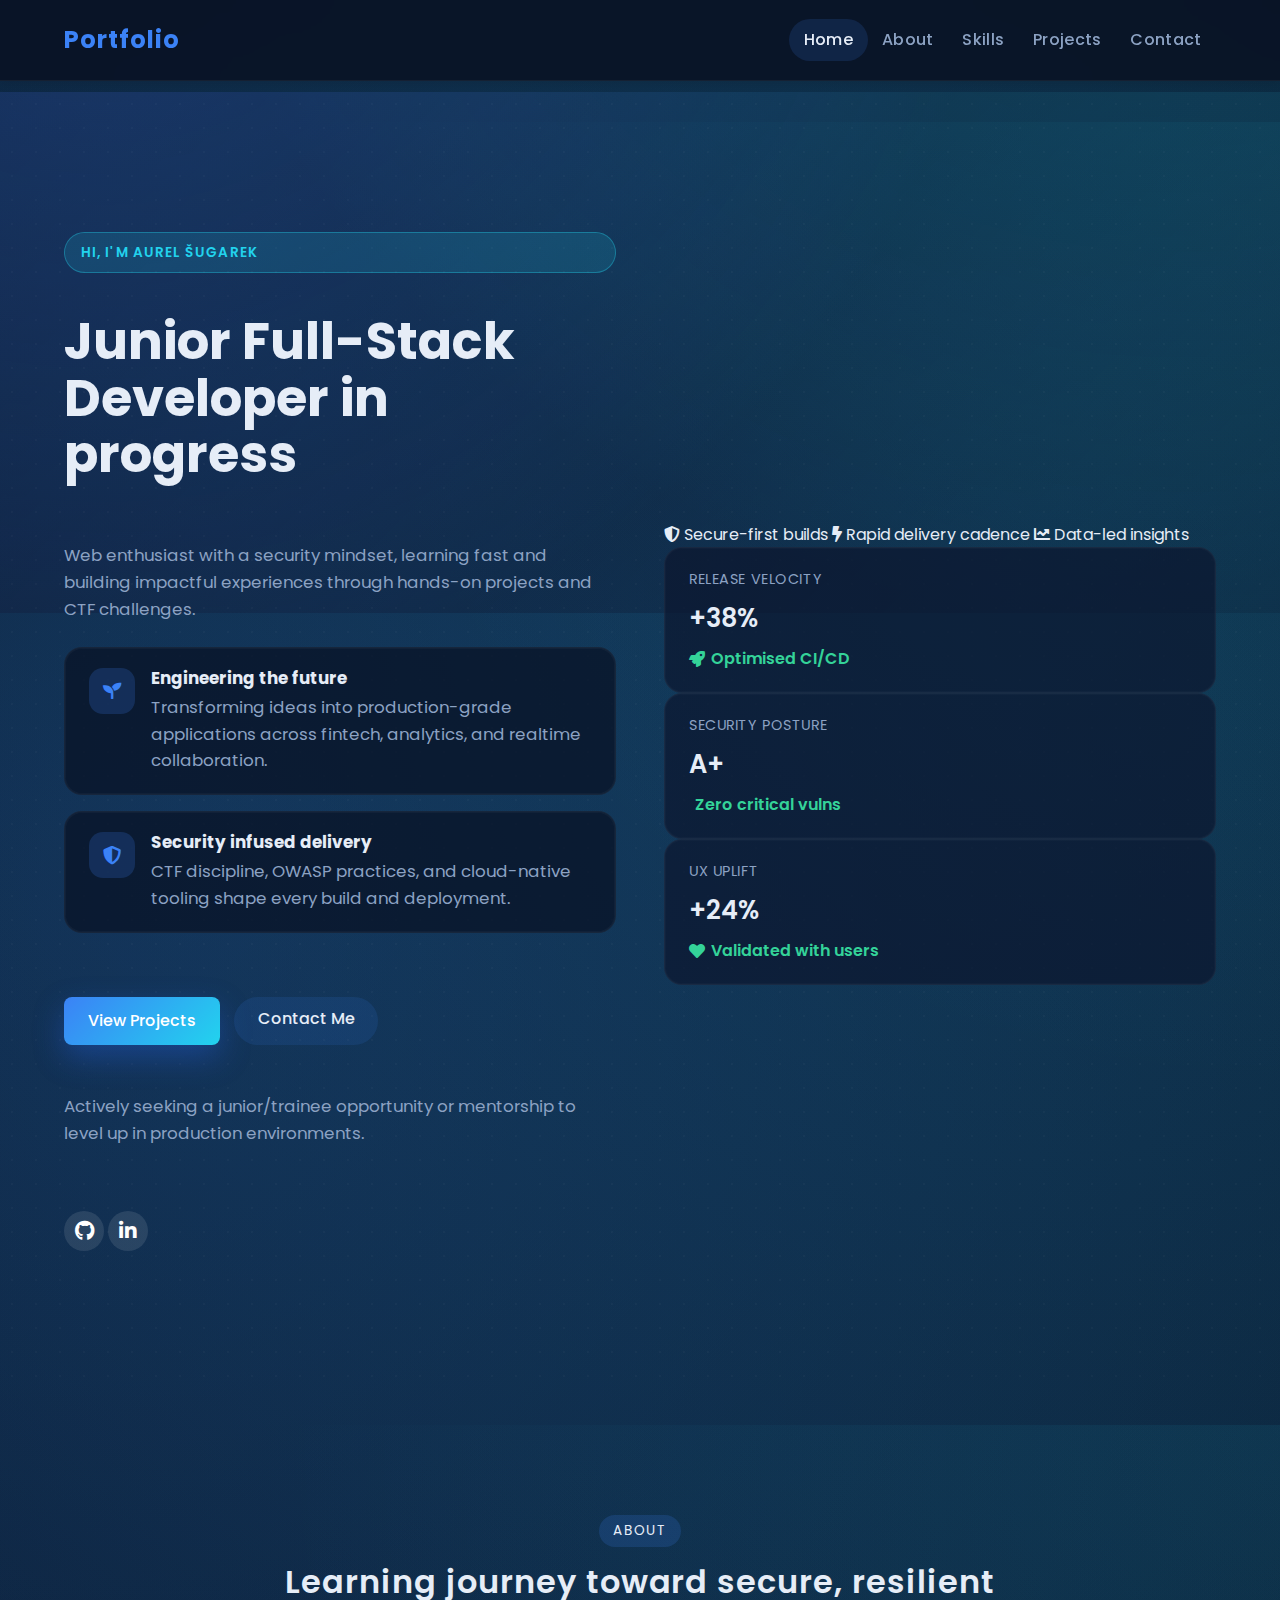
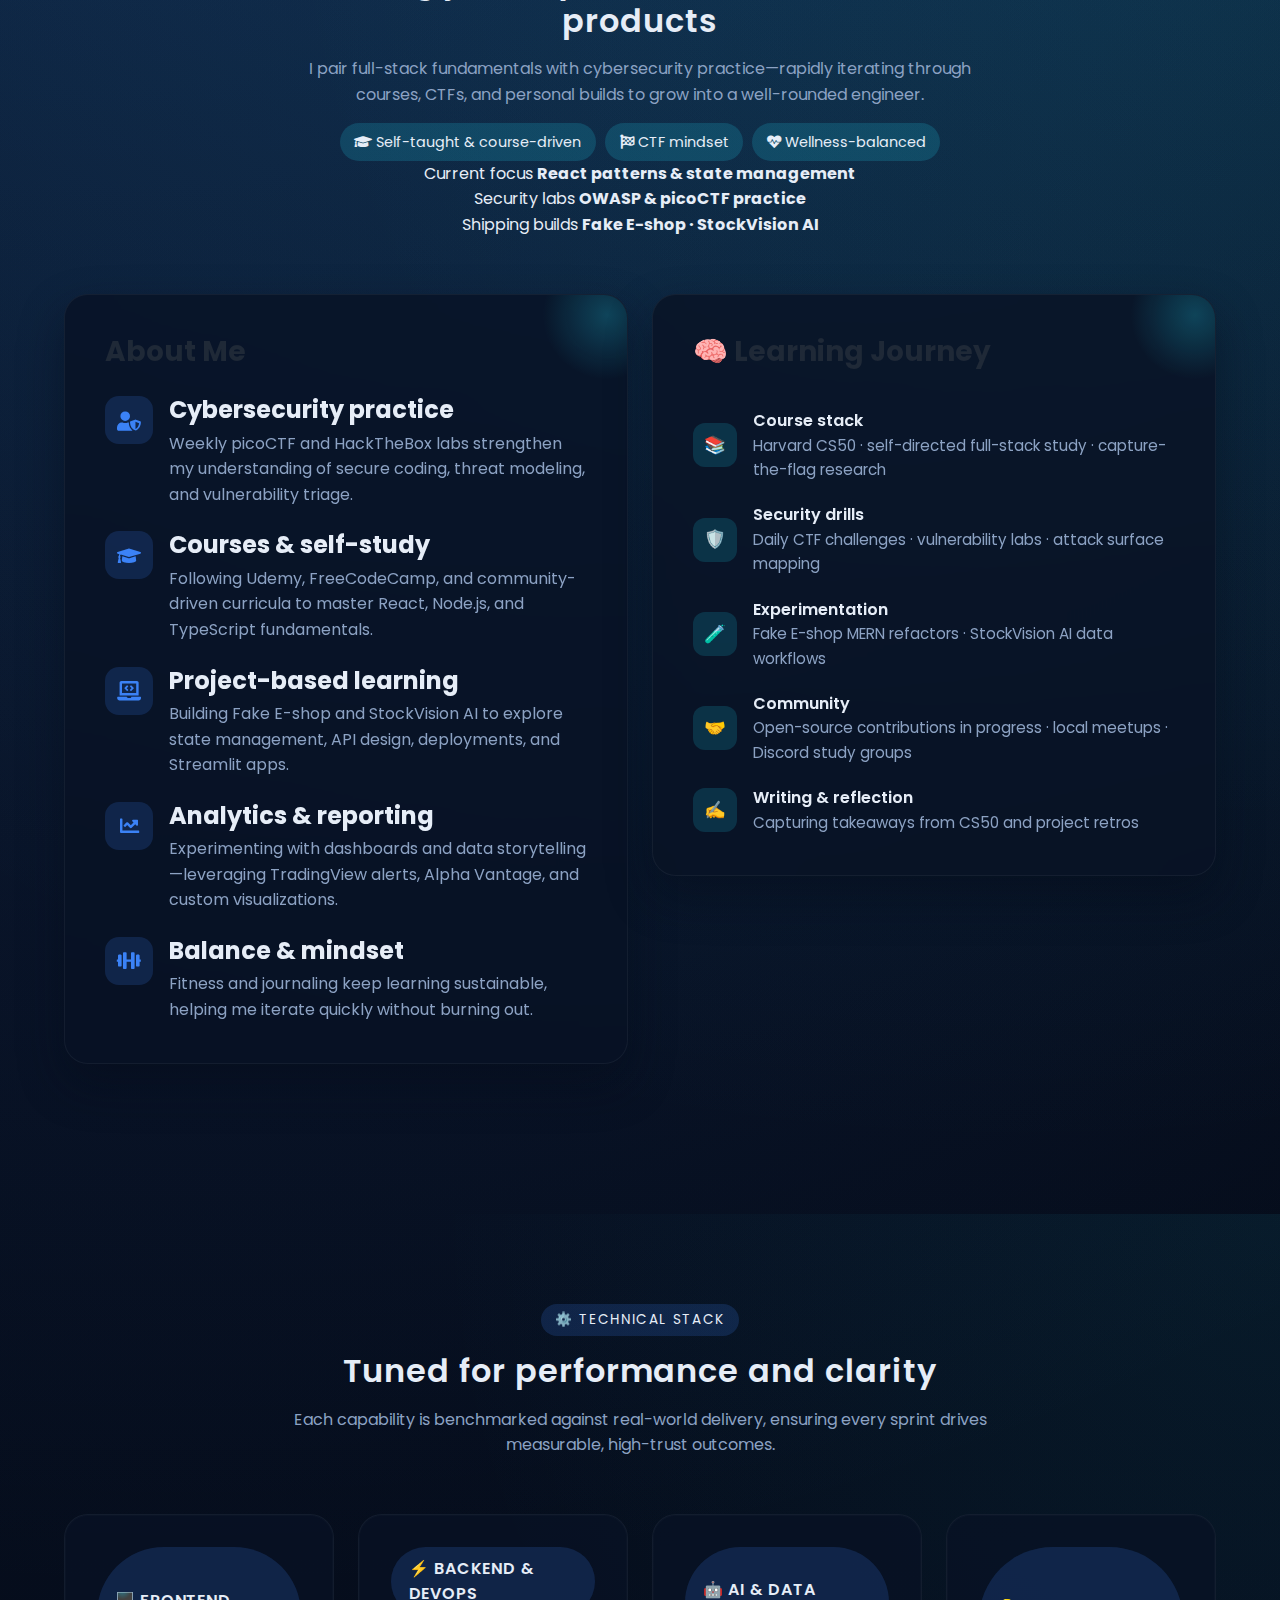
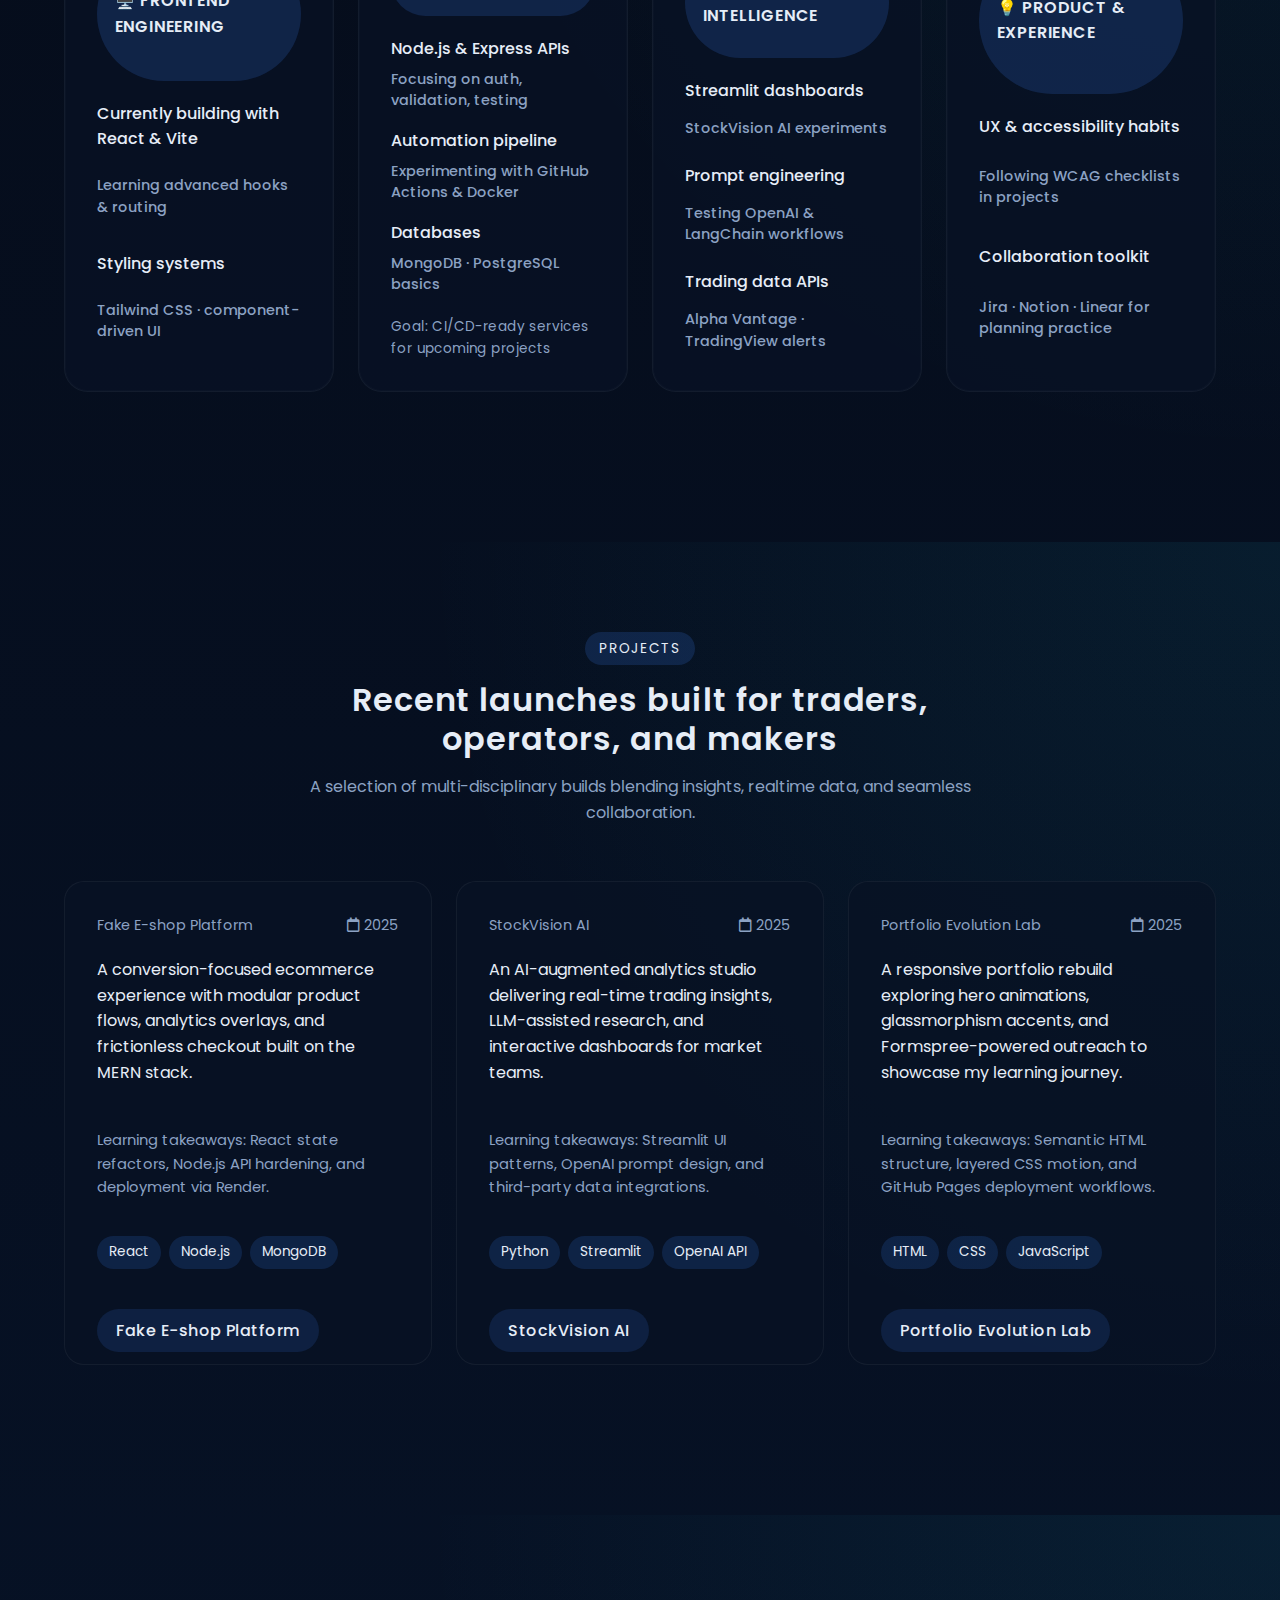
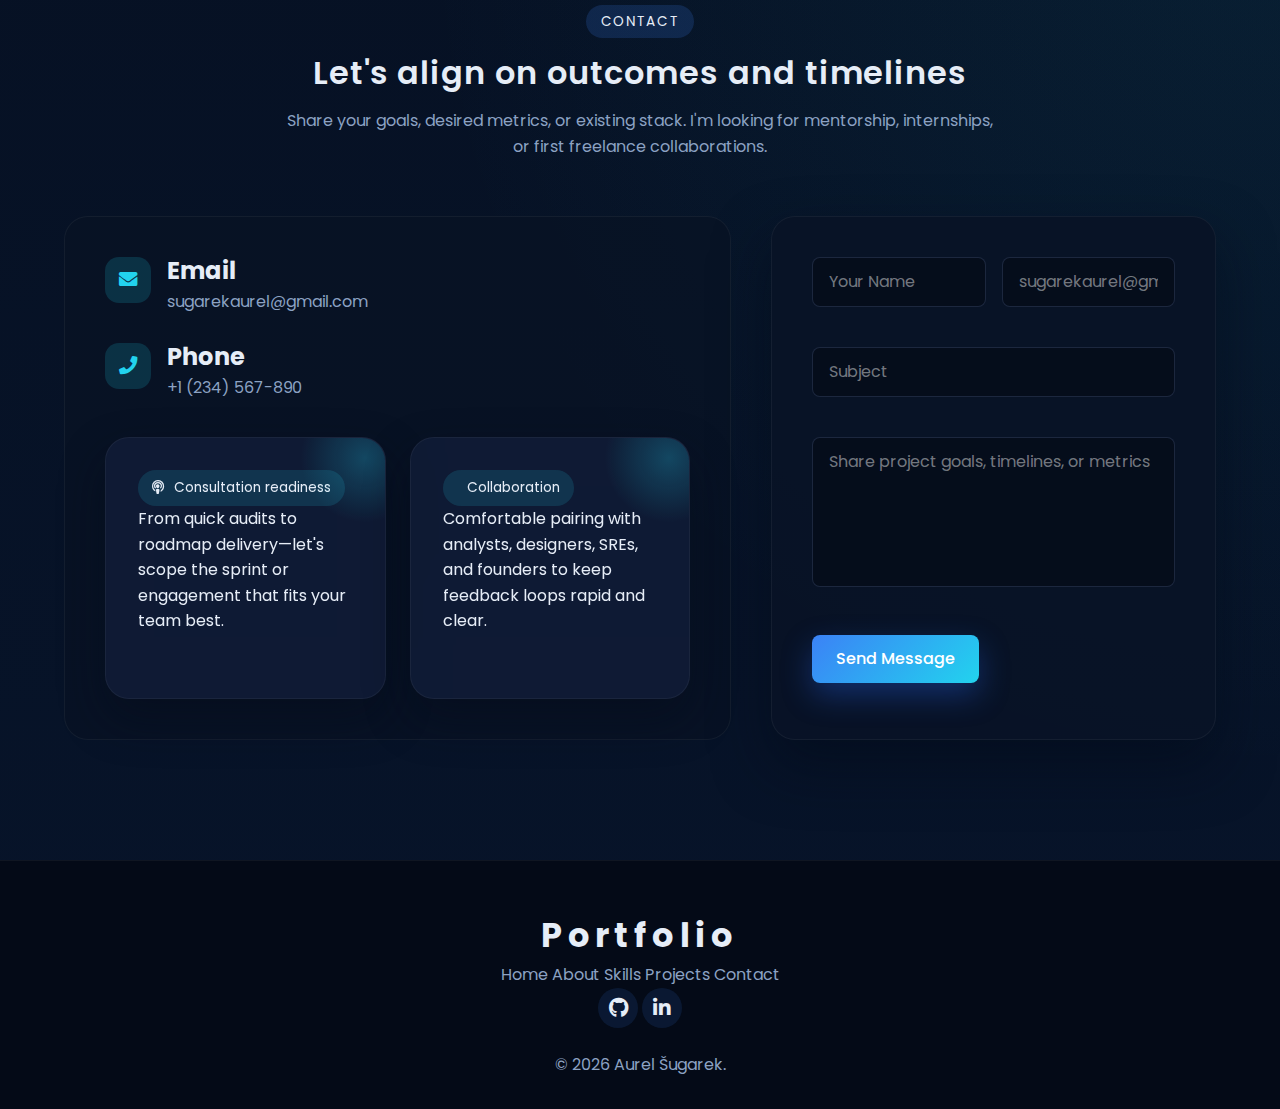
<file: index.html>
<!DOCTYPE html>
<html lang="en">
<head>
  <meta charset="UTF-8">
  <meta name="viewport" content="width=device-width, initial-scale=1.0">
  <meta http-equiv="X-UA-Compatible" content="ie=edge">
  <title>Full Stack Developer Portfolio</title>
  <link rel="icon" type="image/jpeg" href="img/FAV.jpg">
  <link href="https://fonts.googleapis.com/css2?family=Poppins:wght@300;400;500;600;700&display=swap" rel="stylesheet">
  <link href="https://cdn.jsdelivr.net/npm/bootstrap@5.3.0/dist/css/bootstrap.min.css" rel="stylesheet">
  <link href="fontawesome/css/all.min.css" rel="stylesheet">
  <link href="css/custom.css" rel="stylesheet">
</head>
<body class="app-theme">
  <div class="app-shell">
    <nav class="navbar navbar-expand-lg navbar-dark fixed-top">
      <div class="container">
        <a class="navbar-brand" href="#home"><span>Portfolio</span></a>
        <button class="navbar-toggler" type="button" data-bs-toggle="collapse" data-bs-target="#navbarNav" aria-controls="navbarNav" aria-expanded="false" aria-label="Toggle navigation">
          <span class="navbar-toggler-icon"></span>
        </button>
        <div class="collapse navbar-collapse" id="navbarNav">
          <ul class="navbar-nav ms-auto">
            <li class="nav-item"><a class="nav-link active" href="#home">Home</a></li>
            <li class="nav-item"><a class="nav-link" href="#about">About</a></li>
            <li class="nav-item"><a class="nav-link" href="#skills">Skills</a></li>
            <li class="nav-item"><a class="nav-link" href="#projects">Projects</a></li>
            <li class="nav-item"><a class="nav-link" href="#contact">Contact</a></li>
          </ul>
        </div>
      </div>
    </nav>

    <main class="app-main">
      <section id="home" class="section-padding hero-panel">
        <div class="hero-effects">
          <span class="hero-gradient"></span>
          <span class="hero-particles"></span>
        </div>
        
        <div class="container hero-shell">
          <div class="row g-5 hero-grid align-items-center">
            <div class="col-lg-6">
              <div class="hero-copy animate-fade">
                <div class="hero-badge animate-fade animate-delay-1">Hi, I'm Aurel Šugarek</div>
                <h1 class="hero-title animate-fade animate-delay-2">Junior Full-Stack Developer in progress</h1>
                <p class="hero-tagline animate-fade animate-delay-3">Web enthusiast with a security mindset, learning fast and building impactful experiences through hands-on projects and CTF challenges.</p>
                <div class="hero-intro animate-fade animate-delay-4">
                  <div class="hero-summary">
                    <div class="summary-card">
                      <div class="summary-icon"><i class="fas fa-seedling"></i></div>
                      <div>
                        <h4>Engineering the future</h4>
                        <p>Transforming ideas into production-grade applications across fintech, analytics, and realtime collaboration.</p>
                      </div>
                    </div>
                    <div class="summary-card">
                      <div class="summary-icon"><i class="fas fa-shield-alt"></i></div>
                      <div>
                        <h4>Security infused delivery</h4>
                        <p>CTF discipline, OWASP practices, and cloud-native tooling shape every build and deployment.</p>
                      </div>
                    </div>
                  </div>
                </div>
                <div class="cta-group animate-fade animate-delay-5">
                  <a href="#projects" class="btn btn-primary">View Projects</a>
                  <a href="#contact" class="btn btn-soft">Contact Me</a>
                </div>
                <p class="hero-goal animate-fade animate-delay-5">Actively seeking a junior/trainee opportunity or mentorship to level up in production environments.</p>
                <div class="social-links mt-4 animate-fade animate-delay-5">
                  <a href="https://github.com/AurelSugarek" target="_blank" rel="noopener" data-bs-toggle="tooltip" title="GitHub"><i class="fab fa-github"></i></a>
                  <a href="https://www.linkedin.com/in/aurel%C5%A1ugarek/" target="_blank" rel="noopener" data-bs-toggle="tooltip" title="LinkedIn"><i class="fab fa-linkedin-in"></i></a>
                </div>
              </div>
            </div>
            <div class="col-lg-6">
              <div class="hero-visual-card animate-fade animate-delay-3">
                <div class="metric-ticker">
                  <span><i class="fas fa-shield-alt"></i> Secure-first builds</span>
                  <span><i class="fas fa-bolt"></i> Rapid delivery cadence</span>
                  <span><i class="fas fa-chart-line"></i> Data-led insights</span>
                </div>
                <div class="metric-cluster">
                  <div class="stat-card animate-fade animate-delay-3">
                    <span class="stat-label">Release velocity</span>
                    <span class="stat-value">+38%</span>
                    <span class="trend-positive"><i class="fas fa-rocket"></i>Optimised CI/CD</span>
                  </div>
                  <div class="stat-card animate-fade animate-delay-4">
                    <span class="stat-label">Security posture</span>
                    <span class="stat-value">A+</span>
                    <span class="trend-positive"><i class="fas fa-shield-check"></i>Zero critical vulns</span>
                  </div>
                  <div class="stat-card animate-fade animate-delay-5">
                    <span class="stat-label">UX uplift</span>
                    <span class="stat-value">+24%</span>
                    <span class="trend-positive"><i class="fas fa-heart"></i>Validated with users</span>
                  </div>
                </div>
              </div>
            </div>
          </div>
        </div>
      </section>

      <section id="about" class="section-padding">
        <div class="container">
          <div class="section-heading animate-fade">
            <div class="glow-subtitle">About</div>
            <h2 class="animate-fade animate-delay-1">Learning journey toward secure, resilient products</h2>
            <p class="animate-fade animate-delay-2">I pair full-stack fundamentals with cybersecurity practice—rapidly iterating through courses, CTFs, and personal builds to grow into a well-rounded engineer.</p>
            <div class="badge-strip animate-fade animate-delay-3">
              <span><i class="fas fa-graduation-cap"></i> Self-taught & course-driven</span>
              <span><i class="fas fa-flag-checkered"></i> CTF mindset</span>
              <span><i class="fas fa-heartbeat"></i> Wellness-balanced</span>
            </div>
            <div class="about-highlight-grid animate-fade animate-delay-4">
              <div class="about-highlight-card">
                <span>Current focus</span>
                <strong>React patterns & state management</strong>
              </div>
              <div class="about-highlight-card">
                <span>Security labs</span>
                <strong>OWASP & picoCTF practice</strong>
              </div>
              <div class="about-highlight-card">
                <span>Shipping builds</span>
                <strong>Fake E-shop · StockVision AI</strong>
              </div>
            </div>
          </div>
          <div class="row g-4 align-items-start">
            <div class="col-lg-6">
              <div class="glass-card about-overview animate-fade animate-delay-2">
                <h3>About Me</h3>
                <div class="about-list">
                  <div class="about-item">
                    <div class="about-item-icon"><i class="fas fa-user-shield"></i></div>
                    <div>
                      <h4>Cybersecurity practice</h4>
                      <p>Weekly picoCTF and HackTheBox labs strengthen my understanding of secure coding, threat modeling, and vulnerability triage.</p>
                    </div>
                  </div>
                  <div class="about-item">
                    <div class="about-item-icon"><i class="fas fa-graduation-cap"></i></div>
                    <div>
                      <h4>Courses &amp; self-study</h4>
                      <p>Following Udemy, FreeCodeCamp, and community-driven curricula to master React, Node.js, and TypeScript fundamentals.</p>
                    </div>
                  </div>
                  <div class="about-item">
                    <div class="about-item-icon"><i class="fas fa-laptop-code"></i></div>
                    <div>
                      <h4>Project-based learning</h4>
                      <p>Building Fake E-shop and StockVision AI to explore state management, API design, deployments, and Streamlit apps.</p>
                    </div>
                  </div>
                  <div class="about-item">
                    <div class="about-item-icon"><i class="fas fa-chart-line"></i></div>
                    <div>
                      <h4>Analytics &amp; reporting</h4>
                      <p>Experimenting with dashboards and data storytelling—leveraging TradingView alerts, Alpha Vantage, and custom visualizations.</p>
                    </div>
                  </div>
                  <div class="about-item">
                    <div class="about-item-icon"><i class="fas fa-dumbbell"></i></div>
                    <div>
                      <h4>Balance &amp; mindset</h4>
                      <p>Fitness and journaling keep learning sustainable, helping me iterate quickly without burning out.</p>
                    </div>
                  </div>
                </div>
              </div>
            </div>
            <div class="col-lg-6">
              <div class="glass-card focus-card animate-fade animate-delay-3">
                <h3>🧠 Learning Journey</h3>
                <ul class="focus-list">
                  <li>
                    <span class="focus-icon">📚</span>
                    <div>
                      <span class="focus-label">Course stack</span>
                      <span class="focus-meta">Harvard CS50 · self-directed full-stack study · capture-the-flag research</span>
                    </div>
                  </li>
                  <li>
                    <span class="focus-icon">🛡️</span>
                    <div>
                      <span class="focus-label">Security drills</span>
                      <span class="focus-meta">Daily CTF challenges · vulnerability labs · attack surface mapping</span>
                    </div>
                  </li>
                  <li>
                    <span class="focus-icon">🧪</span>
                    <div>
                      <span class="focus-label">Experimentation</span>
                      <span class="focus-meta">Fake E-shop MERN refactors · StockVision AI data workflows</span>
                    </div>
                  </li>
                  <li>
                    <span class="focus-icon">🤝</span>
                    <div>
                      <span class="focus-label">Community</span>
                      <span class="focus-meta">Open-source contributions in progress · local meetups · Discord study groups</span>
                    </div>
                  </li>
                  <li>
                    <span class="focus-icon">✍️</span>
                    <div>
                      <span class="focus-label">Writing &amp; reflection</span>
                      <span class="focus-meta">Capturing takeaways from CS50 and project retros</span>
                    </div>
                  </li>
                </ul>
              </div>
            </div>
          </div>
        </div>
      </section>

      <section id="skills" class="section-padding">
        <div class="container">
          <div class="section-heading">
            <div class="glow-subtitle">⚙️ Technical Stack</div>
            <h2>Tuned for performance and clarity</h2>
            <p>Each capability is benchmarked against real-world delivery, ensuring every sprint drives measurable, high-trust outcomes.</p>
          </div>
          <div class="tech-stack-grid">
            <article class="stack-card">
              <span class="stack-badge">🖥️ Frontend Engineering</span>
              <ul class="stack-list">
                <li><span class="stack-skill">Currently building with React &amp; Vite</span><span class="stack-status">Learning advanced hooks &amp; routing</span></li>
                <li><span class="stack-skill">Styling systems</span><span class="stack-status">Tailwind CSS · component-driven UI</span></li>
              </ul>
            </article>
            <article class="stack-card">
              <span class="stack-badge">⚡ Backend &amp; DevOps</span>
              <ul class="stack-list">
                <li><span class="stack-skill">Node.js &amp; Express APIs</span><span class="stack-status">Focusing on auth, validation, testing</span></li>
                <li><span class="stack-skill">Automation pipeline</span><span class="stack-status">Experimenting with GitHub Actions &amp; Docker</span></li>
                <li><span class="stack-skill">Databases</span><span class="stack-status">MongoDB · PostgreSQL basics</span></li>
              </ul>
              <div class="stack-footnote">Goal: CI/CD-ready services for upcoming projects</div>
            </article>
            <article class="stack-card">
              <span class="stack-badge">🤖 AI &amp; Data Intelligence</span>
              <ul class="stack-list">
                <li><span class="stack-skill">Streamlit dashboards</span><span class="stack-status">StockVision AI experiments</span></li>
                <li><span class="stack-skill">Prompt engineering</span><span class="stack-status">Testing OpenAI &amp; LangChain workflows</span></li>
                <li><span class="stack-skill">Trading data APIs</span><span class="stack-status">Alpha Vantage · TradingView alerts</span></li>
              </ul>
            </article>
            <article class="stack-card">
              <span class="stack-badge">💡 Product &amp; Experience</span>
              <ul class="stack-list">
                <li><span class="stack-skill">UX &amp; accessibility habits</span><span class="stack-status">Following WCAG checklists in projects</span></li>
                <li><span class="stack-skill">Collaboration toolkit</span><span class="stack-status">Jira · Notion · Linear for planning practice</span></li>
              </ul>
            </article>
          </div>
        </div>
      </section>

      <section id="projects" class="section-padding">
        <div class="container">
          <div class="section-heading">
            <div class="glow-subtitle">Projects</div>
            <h2>Recent launches built for traders, operators, and makers</h2>
            <p>A selection of multi-disciplinary builds blending insights, realtime data, and seamless collaboration.</p>
          </div>
          <div class="project-grid">
            <article class="project-tile" data-link="https://fake-eshop-1.onrender.com">
              <div class="project-meta">
                <span>Fake E-shop Platform</span>
                <span><i class="far fa-calendar"></i> 2025</span>
              </div>
              <p>A conversion-focused ecommerce experience with modular product flows, analytics overlays, and frictionless checkout built on the MERN stack.</p>
              <p class="project-learning">Learning takeaways: React state refactors, Node.js API hardening, and deployment via Render.</p>
              <div class="tech-stack">
                <span class="tech-pill">React</span>
                <span class="tech-pill">Node.js</span>
                <span class="tech-pill">MongoDB</span>
              </div>
              <div class="project-links">
                <a href="https://fake-eshop-1.onrender.com/index.html" target="_blank" rel="noopener">Fake E-shop Platform</a>
              </div>
            </article>
            <article class="project-tile" data-link="https://stockvisionai.streamlit.app/">
              <div class="project-meta">
                <span>StockVision AI</span>
                <span><i class="far fa-calendar"></i> 2025</span>
              </div>
              <p>An AI-augmented analytics studio delivering real-time trading insights, LLM-assisted research, and interactive dashboards for market teams.</p>
              <p class="project-learning">Learning takeaways: Streamlit UI patterns, OpenAI prompt design, and third-party data integrations.</p>
              <div class="tech-stack">
                <span class="tech-pill">Python</span>
                <span class="tech-pill">Streamlit</span>
                <span class="tech-pill">OpenAI API</span>
              </div>
              <div class="project-links">
                <a href="https://stockvisionai.streamlit.app/" target="_blank" rel="noopener">StockVision AI</a>
              </div>
            </article>
            <article class="project-tile" data-link="https://aurelsugarek.github.io/Full-stack-web/">
              <div class="project-meta">
                <span>Portfolio Evolution Lab</span>
                <span><i class="far fa-calendar"></i> 2025</span>
              </div>
              <p>A responsive portfolio rebuild exploring hero animations, glassmorphism accents, and Formspree-powered outreach to showcase my learning journey.</p>
              <p class="project-learning">Learning takeaways: Semantic HTML structure, layered CSS motion, and GitHub Pages deployment workflows.</p>
              <div class="tech-stack">
                <span class="tech-pill">HTML</span>
                <span class="tech-pill">CSS</span>
                <span class="tech-pill">JavaScript</span>
              </div>
              <div class="project-links">
                <a href="https://aurelsugarek.github.io/Full-stack-web/" target="_blank" rel="noopener">Portfolio Evolution Lab</a>
              </div>
            </article>
          </div>
        </div>
      </section>

      <section id="contact" class="section-padding">
        <div class="container">
          <div class="section-heading">
            <div class="glow-subtitle">Contact</div>
            <h2>Let's align on outcomes and timelines</h2>
            <p>Share your goals, desired metrics, or existing stack. I'm looking for mentorship, internships, or first freelance collaborations.</p>
          </div>
          <div class="contact-panel">
            <div class="contact-card">
              <div class="info-list">
                <div class="info-row">
                  <div class="info-icon"><i class="fas fa-envelope"></i></div>
                  <div class="info-content">
                    <h4>Email</h4>
                    <a href="mailto:sugarekaurel@gmail.com">sugarekaurel@gmail.com</a>
                  </div>
                </div>
                <div class="info-row">
                  <div class="info-icon"><i class="fas fa-phone"></i></div>
                  <div class="info-content">
                    <h4>Phone</h4>
                    <a href="tel:+1234567890">+1 (234) 567-890</a>
                  </div>
                </div>
              </div>
              <div class="card-grid">
                <div class="glass-card">
                  <span class="media-badge"><i class="fas fa-podcast"></i> Consultation readiness</span>
                  <p>From quick audits to roadmap delivery—let's scope the sprint or engagement that fits your team best.</p>
                </div>
                <div class="glass-card">
                  <span class="media-badge"><i class="fas fa-people-group"></i> Collaboration</span>
                  <p>Comfortable pairing with analysts, designers, SREs, and founders to keep feedback loops rapid and clear.</p>
                </div>
              </div>
            </div>
            <div class="form-card">
              <form id="contact-form" action="https://formspree.io/f/xovlnoyy" method="POST">
                <div class="row g-3">
                  <div class="col-md-6">
                    <input type="text" class="form-control" name="name" placeholder="Your Name" required>
                  </div>
                  <div class="col-md-6">
                    <input type="email" class="form-control" name="email" placeholder="sugarekaurel@gmail.com" required>
                  </div>
                  <div class="col-12">
                    <input type="text" class="form-control" name="subject" placeholder="Subject">
                  </div>
                  <div class="col-12">
                    <textarea class="form-control" name="message" rows="5" placeholder="Share project goals, timelines, or metrics" required></textarea>
                  </div>
                </div>
                <button type="submit" id="submit-button" class="btn btn-primary mt-4">Send Message</button>
                <div id="response-message" class="mt-3"></div>
              </form>
            </div>
          </div>
        </div>
      </section>
    </main>

    <footer class="footer">
      <div class="container">
        <div class="footer-content">
          <div class="footer-logo">Portfolio</div>
          <div class="footer-links">
            <a href="#home">Home</a>
            <a href="#about">About</a>
            <a href="#skills">Skills</a>
            <a href="#projects">Projects</a>
            <a href="#contact">Contact</a>
          </div>
          <div class="social-links">
            <a href="https://github.com/AurelSugarek" target="_blank" rel="noopener" data-bs-toggle="tooltip" title="GitHub"><i class="fab fa-github"></i></a>
            <a href="https://www.linkedin.com/in/aurel%C5%A1ugarek/" target="_blank" rel="noopener" data-bs-toggle="tooltip" title="LinkedIn"><i class="fab fa-linkedin-in"></i></a>
          </div>
          <div class="copyright">&copy; <span id="current-year"></span> Aurel Šugarek.</div>
        </div>
      </div>
    </footer>
  </div>

  <a href="#home" class="back-to-top"><i class="fas fa-arrow-up"></i></a>

  <script src="https://cdn.jsdelivr.net/npm/bootstrap@5.3.0/dist/js/bootstrap.bundle.min.js"></script>
  <script src="js/main.js"></script>
  
  <script>
    document.addEventListener('DOMContentLoaded', function() {
      var yearEl = document.getElementById('current-year');
      if (yearEl) { yearEl.textContent = new Date().getFullYear(); }

      var form = document.getElementById('contact-form');
      if (!form) return;

      form.addEventListener('submit', function(e) {
        e.preventDefault();

        var submitButton = document.getElementById('submit-button');
        var responseMessage = document.getElementById('response-message');
        var formData = new FormData(form);

        if (submitButton) {
          submitButton.disabled = true;
          submitButton.innerText = 'Sending...';
        }
        if (responseMessage) {
          responseMessage.innerText = '';
          responseMessage.style.color = '#9CA3AF';
        }

        fetch(form.action, {
          method: 'POST',
          body: formData,
          headers: { 'Accept': 'application/json' }
        }).then(function(response) {
          if (!responseMessage) return;

          if (response.ok) {
            responseMessage.innerText = 'Thanks! Your message has been sent.';
            responseMessage.style.color = '#34D399';
            form.reset();
          } else {
            responseMessage.innerText = 'Oops! Something went wrong. Please try again.';
            responseMessage.style.color = '#F87171';
          }
        }).catch(function() {
          if (!responseMessage) return;
          responseMessage.innerText = 'Error sending message. Please check your connection.';
          responseMessage.style.color = '#F87171';
        }).finally(function() {
          if (submitButton) {
            submitButton.disabled = false;
            submitButton.innerText = 'Send Message';
          }
        });
      });

      var projectTiles = document.querySelectorAll('.project-tile[data-link]');
      projectTiles.forEach(function(tile) {
        tile.style.cursor = 'pointer';

        tile.addEventListener('click', function(event) {
          var isAnchor = event.target.closest('a');
          if (isAnchor) {
            return;
          }

          var link = tile.getAttribute('data-link');
          if (link) {
            window.open(link, '_blank', 'noopener');
          }
        });
      });
    });
  </script>
</body>
</html>
</file>
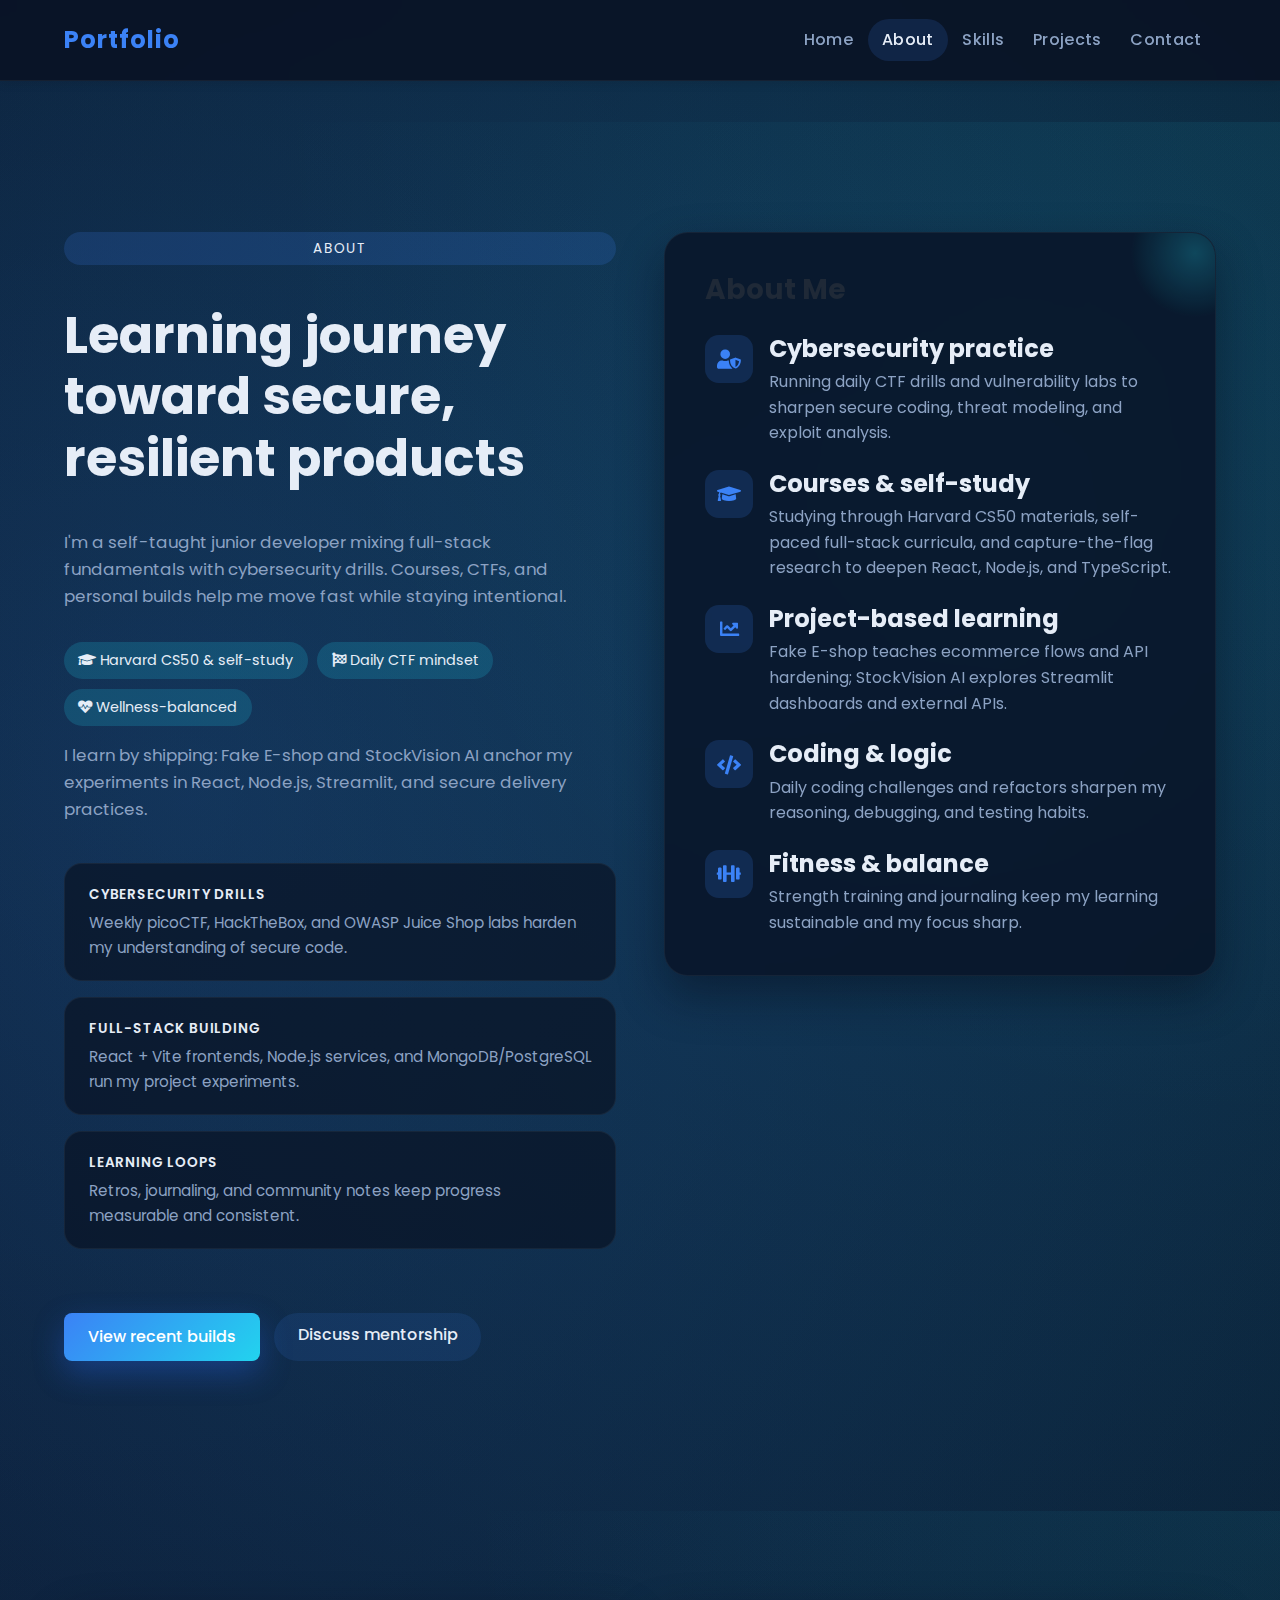
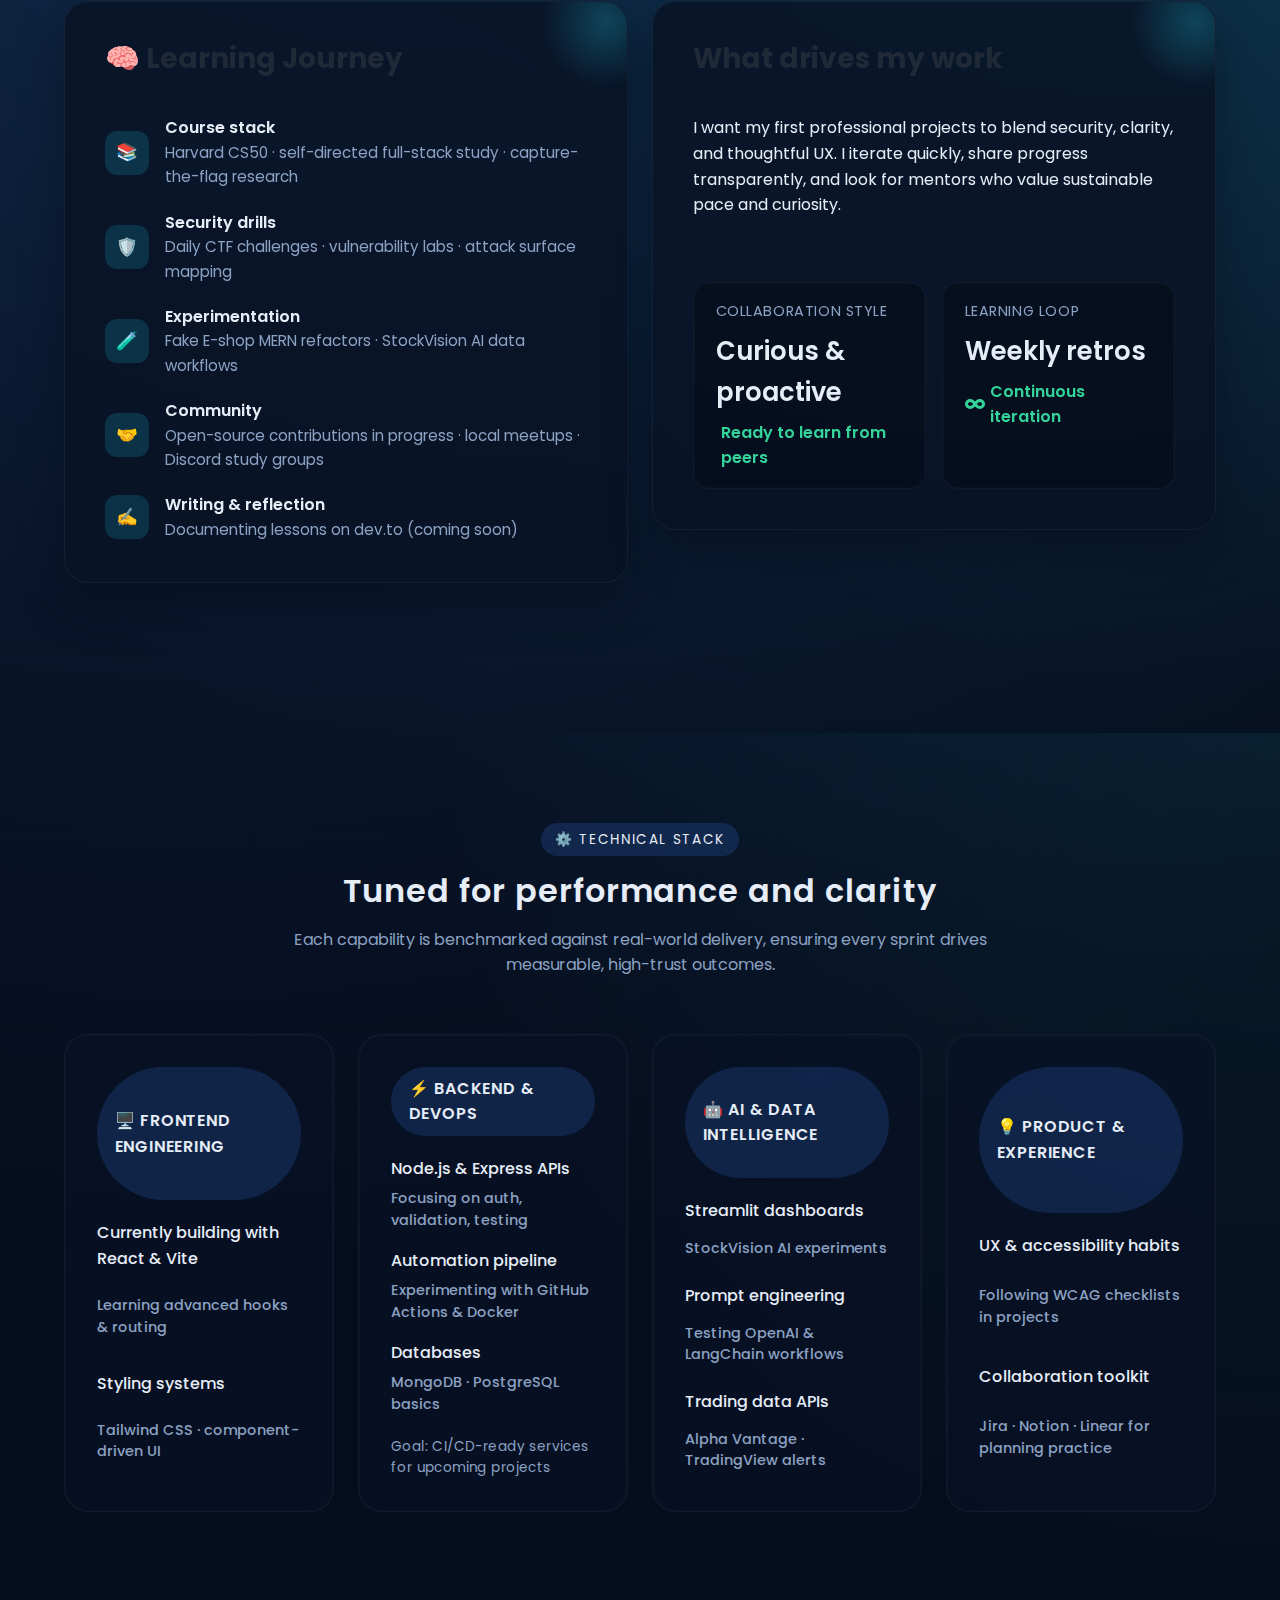
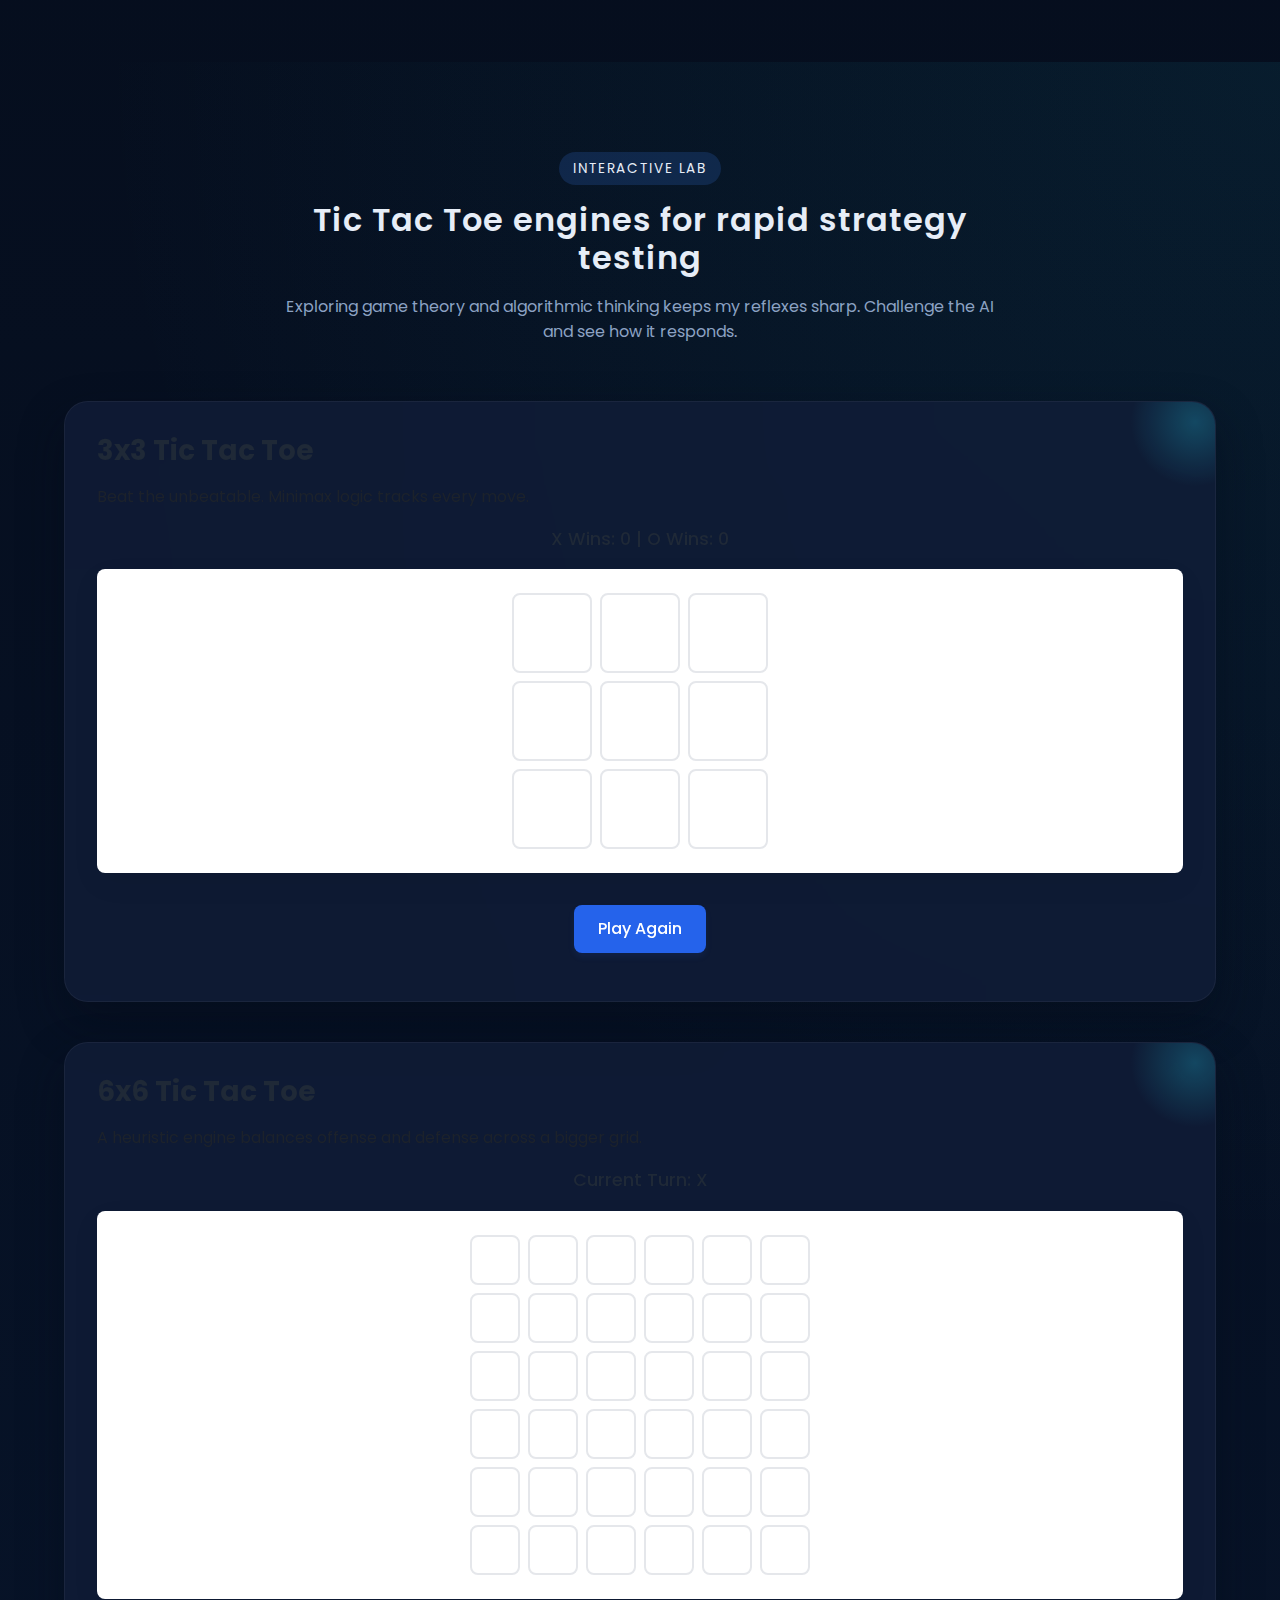
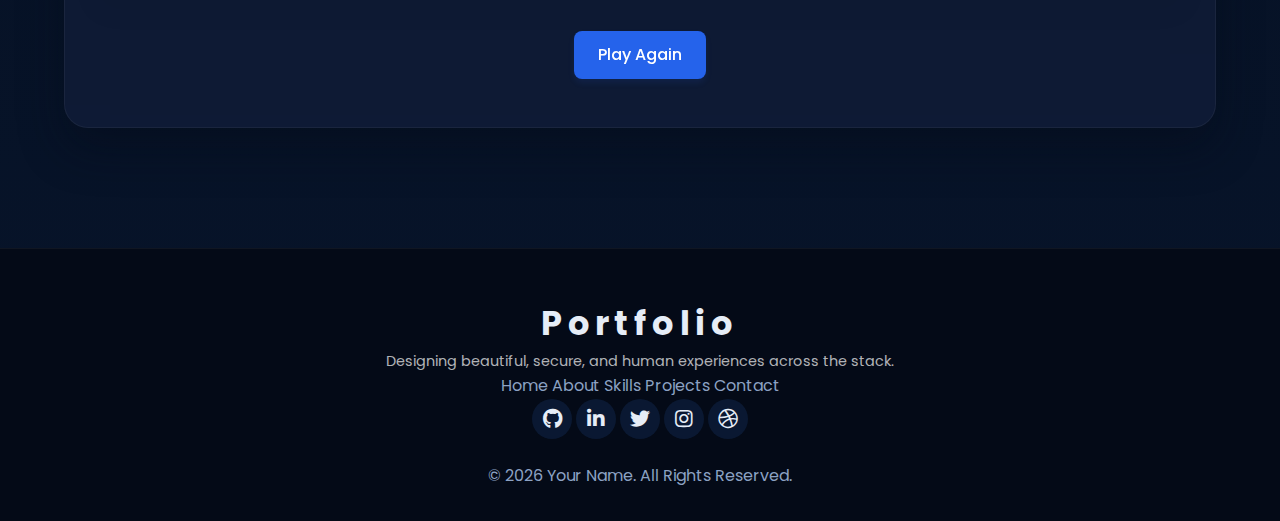
<file: about.html>
<!DOCTYPE html>
<html lang="en">
<head>
  <meta charset="UTF-8">
  <meta name="viewport" content="width=device-width, initial-scale=1.0">
  <meta http-equiv="X-UA-Compatible" content="ie=edge">
  <title>About | Aurel Šugarek</title>
  <link rel="icon" type="image/jpeg" href="img/FAV.jpg">
  <link href="https://fonts.googleapis.com/css2?family=Poppins:wght@300;400;500;600;700&display=swap" rel="stylesheet">
  <link href="https://cdn.jsdelivr.net/npm/bootstrap@5.3.0/dist/css/bootstrap.min.css" rel="stylesheet">
  <link href="fontawesome/css/all.min.css" rel="stylesheet">
  <link href="css/custom.css" rel="stylesheet">
</head>
<body class="app-theme">
  <div class="app-shell">
    <nav class="navbar navbar-expand-lg navbar-dark fixed-top">
      <div class="container">
        <a class="navbar-brand" href="index.html#home"><span>Portfolio</span></a>
        <button class="navbar-toggler" type="button" data-bs-toggle="collapse" data-bs-target="#navbarNav" aria-controls="navbarNav" aria-expanded="false" aria-label="Toggle navigation">
          <span class="navbar-toggler-icon"></span>
        </button>
        <div class="collapse navbar-collapse" id="navbarNav">
          <ul class="navbar-nav ms-auto">
            <li class="nav-item"><a class="nav-link" href="index.html#home">Home</a></li>
            <li class="nav-item"><a class="nav-link active" href="about.html">About</a></li>
            <li class="nav-item"><a class="nav-link" href="index.html#skills">Skills</a></li>
            <li class="nav-item"><a class="nav-link" href="services.html">Projects</a></li>
            <li class="nav-item"><a class="nav-link" href="contact.html">Contact</a></li>
          </ul>
        </div>
      </div>
    </nav>

    <main class="app-main">
      <section id="about-overview" class="section-padding hero-panel">
        <div class="container">
          <div class="row g-5 hero-grid align-items-start">
            <div class="col-lg-6">
              <div class="hero-copy">
                <div class="glow-subtitle">About</div>
                <h1>Learning journey toward secure, resilient products</h1>
                <div class="hero-intro">
                  <p>I'm a self-taught junior developer mixing full-stack fundamentals with cybersecurity drills. Courses, CTFs, and personal builds help me move fast while staying intentional.</p>
                  <div class="badge-strip">
                    <span><i class="fas fa-graduation-cap"></i> Harvard CS50 & self-study</span>
                    <span><i class="fas fa-flag-checkered"></i> Daily CTF mindset</span>
                    <span><i class="fas fa-heartbeat"></i> Wellness-balanced</span>
                  </div>
                  <p>I learn by shipping: Fake E-shop and StockVision AI anchor my experiments in React, Node.js, Streamlit, and secure delivery practices.</p>
                </div>
                <div class="hero-highlights">
                  <div class="highlight-card">
                    <span class="highlight-title">Cybersecurity drills</span>
                    <span class="highlight-body">Weekly picoCTF, HackTheBox, and OWASP Juice Shop labs harden my understanding of secure code.</span>
                  </div>
                  <div class="highlight-card">
                    <span class="highlight-title">Full-stack building</span>
                    <span class="highlight-body">React + Vite frontends, Node.js services, and MongoDB/PostgreSQL run my project experiments.</span>
                  </div>
                  <div class="highlight-card">
                    <span class="highlight-title">Learning loops</span>
                    <span class="highlight-body">Retros, journaling, and community notes keep progress measurable and consistent.</span>
                  </div>
                </div>
                <div class="cta-group">
                  <a href="services.html" class="btn btn-primary">View recent builds</a>
                  <a href="contact.html" class="btn btn-soft">Discuss mentorship</a>
                </div>
              </div>
            </div>
            <div class="col-lg-6">
              <div class="glass-card about-overview">
                <h3>About Me</h3>
                <div class="about-list">
                  <div class="about-item">
                    <div class="about-item-icon"><i class="fas fa-user-shield"></i></div>
                    <div>
                      <h4>Cybersecurity practice</h4>
                      <p>Running daily CTF drills and vulnerability labs to sharpen secure coding, threat modeling, and exploit analysis.</p>
                    </div>
                  </div>
                  <div class="about-item">
                    <div class="about-item-icon"><i class="fas fa-graduation-cap"></i></div>
                    <div>
                      <h4>Courses &amp; self-study</h4>
                      <p>Studying through Harvard CS50 materials, self-paced full-stack curricula, and capture-the-flag research to deepen React, Node.js, and TypeScript.</p>
                    </div>
                  </div>
                  <div class="about-item">
                    <div class="about-item-icon"><i class="fas fa-chart-line"></i></div>
                    <div>
                      <h4>Project-based learning</h4>
                      <p>Fake E-shop teaches ecommerce flows and API hardening; StockVision AI explores Streamlit dashboards and external APIs.</p>
                    </div>
                  </div>
                  <div class="about-item">
                    <div class="about-item-icon"><i class="fas fa-code"></i></div>
                    <div>
                      <h4>Coding &amp; logic</h4>
                      <p>Daily coding challenges and refactors sharpen my reasoning, debugging, and testing habits.</p>
                    </div>
                  </div>
                  <div class="about-item">
                    <div class="about-item-icon"><i class="fas fa-dumbbell"></i></div>
                    <div>
                      <h4>Fitness &amp; balance</h4>
                      <p>Strength training and journaling keep my learning sustainable and my focus sharp.</p>
                    </div>
                  </div>
                </div>
              </div>
            </div>
          </div>
        </div>
      </section>

      <section id="focus" class="section-padding">
        <div class="container">
          <div class="row g-4 align-items-start">
            <div class="col-lg-6">
              <div class="glass-card focus-card">
                <h3>🧠 Learning Journey</h3>
                <ul class="focus-list">
                  <li>
                    <span class="focus-icon">📚</span>
                    <div>
                      <span class="focus-label">Course stack</span>
                      <span class="focus-meta">Harvard CS50 · self-directed full-stack study · capture-the-flag research</span>
                    </div>
                  </li>
                  <li>
                    <span class="focus-icon">🛡️</span>
                    <div>
                      <span class="focus-label">Security drills</span>
                      <span class="focus-meta">Daily CTF challenges · vulnerability labs · attack surface mapping</span>
                    </div>
                  </li>
                  <li>
                    <span class="focus-icon">🧪</span>
                    <div>
                      <span class="focus-label">Experimentation</span>
                      <span class="focus-meta">Fake E-shop MERN refactors · StockVision AI data workflows</span>
                    </div>
                  </li>
                  <li>
                    <span class="focus-icon">🤝</span>
                    <div>
                      <span class="focus-label">Community</span>
                      <span class="focus-meta">Open-source contributions in progress · local meetups · Discord study groups</span>
                    </div>
                  </li>
                  <li>
                    <span class="focus-icon">✍️</span>
                    <div>
                      <span class="focus-label">Writing &amp; reflection</span>
                      <span class="focus-meta">Documenting lessons on dev.to (coming soon)</span>
                    </div>
                  </li>
                </ul>
              </div>
            </div>
            <div class="col-lg-6">
              <div class="glass-card focus-card">
                <h3>What drives my work</h3>
                <p>I want my first professional projects to blend security, clarity, and thoughtful UX. I iterate quickly, share progress transparently, and look for mentors who value sustainable pace and curiosity.</p>
                <div class="mini-metrics mt-4">
                  <div class="stat-card">
                    <span class="stat-label">Collaboration style</span>
                    <span class="stat-value">Curious &amp; proactive</span>
                    <span class="trend-positive"><i class="fas fa-people-group"></i>Ready to learn from peers</span>
                  </div>
                  <div class="stat-card">
                    <span class="stat-label">Learning loop</span>
                    <span class="stat-value">Weekly retros</span>
                    <span class="trend-positive"><i class="fas fa-infinity"></i>Continuous iteration</span>
                  </div>
                </div>
              </div>
            </div>
          </div>
        </div>
      </section>

      <section id="skills" class="section-padding">
        <div class="container">
          <div class="section-heading">
            <div class="glow-subtitle">⚙️ Technical Stack</div>
            <h2>Tuned for performance and clarity</h2>
            <p>Each capability is benchmarked against real-world delivery, ensuring every sprint drives measurable, high-trust outcomes.</p>
          </div>
          <div class="tech-stack-grid">
            <article class="stack-card">
              <span class="stack-badge">🖥️ Frontend Engineering</span>
              <ul class="stack-list">
                <li><span class="stack-skill">Currently building with React &amp; Vite</span><span class="stack-status">Learning advanced hooks &amp; routing</span></li>
                <li><span class="stack-skill">Styling systems</span><span class="stack-status">Tailwind CSS · component-driven UI</span></li>
              </ul>
            </article>
            <article class="stack-card">
              <span class="stack-badge">⚡ Backend &amp; DevOps</span>
              <ul class="stack-list">
                <li><span class="stack-skill">Node.js &amp; Express APIs</span><span class="stack-status">Focusing on auth, validation, testing</span></li>
                <li><span class="stack-skill">Automation pipeline</span><span class="stack-status">Experimenting with GitHub Actions &amp; Docker</span></li>
                <li><span class="stack-skill">Databases</span><span class="stack-status">MongoDB · PostgreSQL basics</span></li>
              </ul>
              <div class="stack-footnote">Goal: CI/CD-ready services for upcoming projects</div>
            </article>
            <article class="stack-card">
              <span class="stack-badge">🤖 AI &amp; Data Intelligence</span>
              <ul class="stack-list">
                <li><span class="stack-skill">Streamlit dashboards</span><span class="stack-status">StockVision AI experiments</span></li>
                <li><span class="stack-skill">Prompt engineering</span><span class="stack-status">Testing OpenAI &amp; LangChain workflows</span></li>
                <li><span class="stack-skill">Trading data APIs</span><span class="stack-status">Alpha Vantage · TradingView alerts</span></li>
              </ul>
            </article>
            <article class="stack-card">
              <span class="stack-badge">💡 Product &amp; Experience</span>
              <ul class="stack-list">
                <li><span class="stack-skill">UX &amp; accessibility habits</span><span class="stack-status">Following WCAG checklists in projects</span></li>
                <li><span class="stack-skill">Collaboration toolkit</span><span class="stack-status">Jira · Notion · Linear for planning practice</span></li>
              </ul>
            </article>
          </div>
        </div>
      </section>

      <section id="playground" class="section-padding">
        <div class="container">
          <div class="section-heading">
            <div class="glow-subtitle">Interactive Lab</div>
            <h2>Tic Tac Toe engines for rapid strategy testing</h2>
            <p>Exploring game theory and algorithmic thinking keeps my reflexes sharp. Challenge the AI and see how it responds.</p>
          </div>
          <div class="game-wrapper">
            <div class="glass-card">
              <h3 class="mb-3">3x3 Tic Tac Toe</h3>
              <p class="text-muted">Beat the unbeatable. Minimax logic tracks every move.</p>
              <div id="winCounter">X Wins: 0 | O Wins: 0</div>
              <div id="gameStatus" class="mt-2"></div>
              <div id="ticTacToeBoard" class="tic-tac-toe mt-3">
                <button type="button" aria-label="cell 1"></button>
                <button type="button" aria-label="cell 2"></button>
                <button type="button" aria-label="cell 3"></button>
                <button type="button" aria-label="cell 4"></button>
                <button type="button" aria-label="cell 5"></button>
                <button type="button" aria-label="cell 6"></button>
                <button type="button" aria-label="cell 7"></button>
                <button type="button" aria-label="cell 8"></button>
                <button type="button" aria-label="cell 9"></button>
              </div>
              <button id="playAgain" class="btn btn-primary mt-3">Play Again</button>
            </div>

            <div class="glass-card">
              <h3 class="mb-3">6x6 Tic Tac Toe</h3>
              <p class="text-muted">A heuristic engine balances offense and defense across a bigger grid.</p>
              <div id="gameStatus6x6">Current Turn: X</div>
              <div id="ticTacToeBoard6x6" class="tic-tac-toe-6x6 mt-3">
                <button type="button" aria-label="cell 1"></button>
                <button type="button" aria-label="cell 2"></button>
                <button type="button" aria-label="cell 3"></button>
                <button type="button" aria-label="cell 4"></button>
                <button type="button" aria-label="cell 5"></button>
                <button type="button" aria-label="cell 6"></button>
                <button type="button" aria-label="cell 7"></button>
                <button type="button" aria-label="cell 8"></button>
                <button type="button" aria-label="cell 9"></button>
                <button type="button" aria-label="cell 10"></button>
                <button type="button" aria-label="cell 11"></button>
                <button type="button" aria-label="cell 12"></button>
                <button type="button" aria-label="cell 13"></button>
                <button type="button" aria-label="cell 14"></button>
                <button type="button" aria-label="cell 15"></button>
                <button type="button" aria-label="cell 16"></button>
                <button type="button" aria-label="cell 17"></button>
                <button type="button" aria-label="cell 18"></button>
                <button type="button" aria-label="cell 19"></button>
                <button type="button" aria-label="cell 20"></button>
                <button type="button" aria-label="cell 21"></button>
                <button type="button" aria-label="cell 22"></button>
                <button type="button" aria-label="cell 23"></button>
                <button type="button" aria-label="cell 24"></button>
                <button type="button" aria-label="cell 25"></button>
                <button type="button" aria-label="cell 26"></button>
                <button type="button" aria-label="cell 27"></button>
                <button type="button" aria-label="cell 28"></button>
                <button type="button" aria-label="cell 29"></button>
                <button type="button" aria-label="cell 30"></button>
                <button type="button" aria-label="cell 31"></button>
                <button type="button" aria-label="cell 32"></button>
                <button type="button" aria-label="cell 33"></button>
                <button type="button" aria-label="cell 34"></button>
                <button type="button" aria-label="cell 35"></button>
                <button type="button" aria-label="cell 36"></button>
              </div>
              <button id="playAgain6x6" class="btn btn-primary mt-3">Play Again</button>
            </div>
          </div>
        </div>
      </section>
    </main>

    <footer class="footer">
      <div class="container">
        <div class="footer-content">
          <div class="footer-logo">Portfolio</div>
          <p class="footer-text">Designing beautiful, secure, and human experiences across the stack.</p>
          <div class="footer-links">
            <a href="index.html#home">Home</a>
            <a href="about.html">About</a>
            <a href="index.html#skills">Skills</a>
            <a href="services.html">Projects</a>
            <a href="contact.html">Contact</a>
          </div>
          <div class="social-links">
            <a href="#" data-bs-toggle="tooltip" title="GitHub"><i class="fab fa-github"></i></a>
            <a href="#" data-bs-toggle="tooltip" title="LinkedIn"><i class="fab fa-linkedin-in"></i></a>
            <a href="#" data-bs-toggle="tooltip" title="Twitter"><i class="fab fa-twitter"></i></a>
            <a href="#" data-bs-toggle="tooltip" title="Instagram"><i class="fab fa-instagram"></i></a>
            <a href="#" data-bs-toggle="tooltip" title="Dribbble"><i class="fab fa-dribbble"></i></a>
          </div>
          <div class="copyright">&copy; <span id="current-year"></span> Your Name. All Rights Reserved.</div>
        </div>
      </div>
    </footer>
  </div>

  <a href="#about-overview" class="back-to-top"><i class="fas fa-arrow-up"></i></a>

  <script src="https://cdn.jsdelivr.net/npm/bootstrap@5.3.0/dist/js/bootstrap.bundle.min.js"></script>
  <script src="js/main.js"></script>
  <script src="js/tic-tac-toe.js"></script>
  <script>
    document.addEventListener('DOMContentLoaded', function() {
      var yearEl = document.getElementById('current-year');
      if (yearEl) { yearEl.textContent = new Date().getFullYear(); }
    });
  </script>
</body>
</html>
</file>
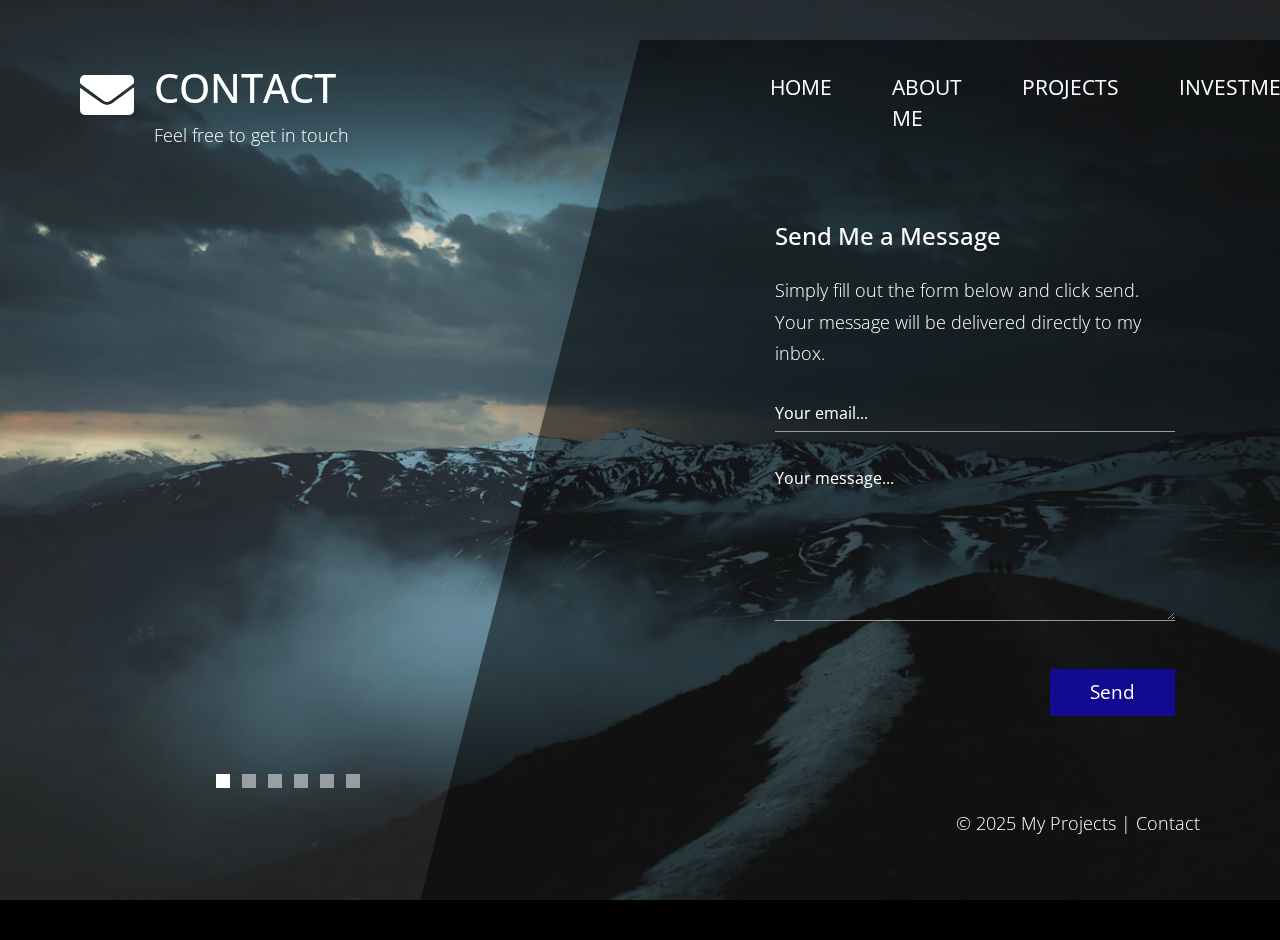
<file: contact.html>
<!DOCTYPE html>
<html lang="en">

<head>
  <meta charset="UTF-8" />
  <meta name="viewport" content="width=device-width, initial-scale=1.0" />
  <meta http-equiv="X-UA-Compatible" content="ie=edge" />
  <title>Contact</title>
  <link href="https://fonts.googleapis.com/css?family=Open+Sans:300,400" rel="stylesheet" />
  <link href="css/bootstrap.min.css" rel="stylesheet" />
  <link href="fontawesome/css/all.min.css" rel="stylesheet" />
  <link href="css/templatemo-diagoona.css" rel="stylesheet" />
</head>

<body>
  <div class="tm-container">
    <div>
      <div class="tm-row pt-4">
        <div class="tm-col-left">
          <div class="tm-site-header media">
            <i class="fas fa-envelope fa-3x mt-1 tm-logo"></i>
            <div class="media-body">
              <h1 class="tm-sitename text-uppercase">Contact</h1>
              <p class="tm-slogon">Feel free to get in touch</p>
            </div>
          </div>
        </div>
        <div class="tm-col-right">
          <nav class="navbar navbar-expand-lg" id="tm-main-nav">
            <button class="navbar-toggler toggler-example mr-0 ml-auto" type="button" 
              data-toggle="collapse" data-target="#navbar-nav" 
              aria-controls="navbar-nav" aria-expanded="false" aria-label="Toggle navigation">
              <span><i class="fas fa-bars"></i></span>
            </button>
            <div class="collapse navbar-collapse tm-nav" id="navbar-nav">
              <ul class="navbar-nav text-uppercase">
                <li class="nav-item">
                  <a class="nav-link tm-nav-link" href="index.html">Home</a>
                </li>
                <li class="nav-item">
                  <a class="nav-link tm-nav-link" href="about.html">About Me</a>
                </li>
                <li class="nav-item">
                  <a class="nav-link tm-nav-link" href="services.html">Projects</a>
                </li>
                <li class="nav-item">
                  <a class="nav-link tm-nav-link" href="investicie.html">Investments</a>
                </li>
                <li class="nav-item active">
                  <a class="nav-link tm-nav-link" href="contact.html">Contact <span class="sr-only">(current)</span></a>
                </li>
              </ul>
            </div>
          </nav>
        </div>
      </div>

      <div class="tm-row">
        <div class="tm-col-left"></div>
        <main class="tm-col-right tm-contact-main">
          <section class="tm-content tm-contact">
            <h2 class="mb-4 tm-content-title">Send Me a Message</h2>
            <p class="mb-4">Simply fill out the form below and click send. Your message will be delivered directly to my inbox.</p>

            <form action="https://formspree.io/f/xovlnoyy" method="POST" id="contact-form">
              <div class="form-group mb-4">
                <input type="email" name="email" class="form-control" placeholder="Your email..." required />
              </div>
              <div class="form-group mb-5">
                <textarea rows="6" name="message" class="form-control" placeholder="Your message..." required></textarea>
              </div>
              <div class="text-right">
                <button type="submit" class="btn btn-big btn-primary">Send</button>
              </div>
            </form>

            <div id="response-message" class="mt-4" style="color: #0f0; font-weight: bold;"></div>
          </section>
        </main>
      </div>
    </div>

    <div class="tm-row">
      <div class="tm-col-left text-center">
        <ul class="tm-bg-controls-wrapper">
          <li class="tm-bg-control active" data-id="0"></li>
          <li class="tm-bg-control" data-id="1"></li>
          <li class="tm-bg-control" data-id="2"></li>
          <li class="tm-bg-control" data-id="3"></li>
          <li class="tm-bg-control" data-id="4"></li>
          <li class="tm-bg-control" data-id="5"></li>
        </ul>
      </div>
      <div class="tm-col-right tm-col-footer">
        <footer class="tm-site-footer text-right">
          <p class="mb-0">© 2025 My Projects | Contact</p>
        </footer>
      </div>
    </div>

    <div class="tm-bg">
      <div class="tm-bg-left"></div>
      <div class="tm-bg-right"></div>
    </div>
  </div>

  <script src="js/jquery-3.4.1.min.js"></script>
  <script src="js/bootstrap.min.js"></script>
  <script src="js/jquery.backstretch.min.js"></script>
  <script src="js/templatemo-script.js"></script>

  <script>
    // Send form to Formspree and show confirmation
    document.getElementById('contact-form').addEventListener('submit', function (e) {
      e.preventDefault();

      const form = this;
      const formData = new FormData(form);

      fetch(form.action, {
        method: 'POST',
        body: formData,
        headers: { 'Accept': 'application/json' }
      }).then(response => {
        if (response.ok) {
          document.getElementById('response-message').innerText = "Thanks! Your message has been sent.";
          form.reset();
        } else {
          document.getElementById('response-message').innerText = "Oops! Something went wrong. Please try again.";
        }
      }).catch(() => {
        document.getElementById('response-message').innerText = "Error sending message.";
      });
    });
  </script>
</body>

</html>
</file>
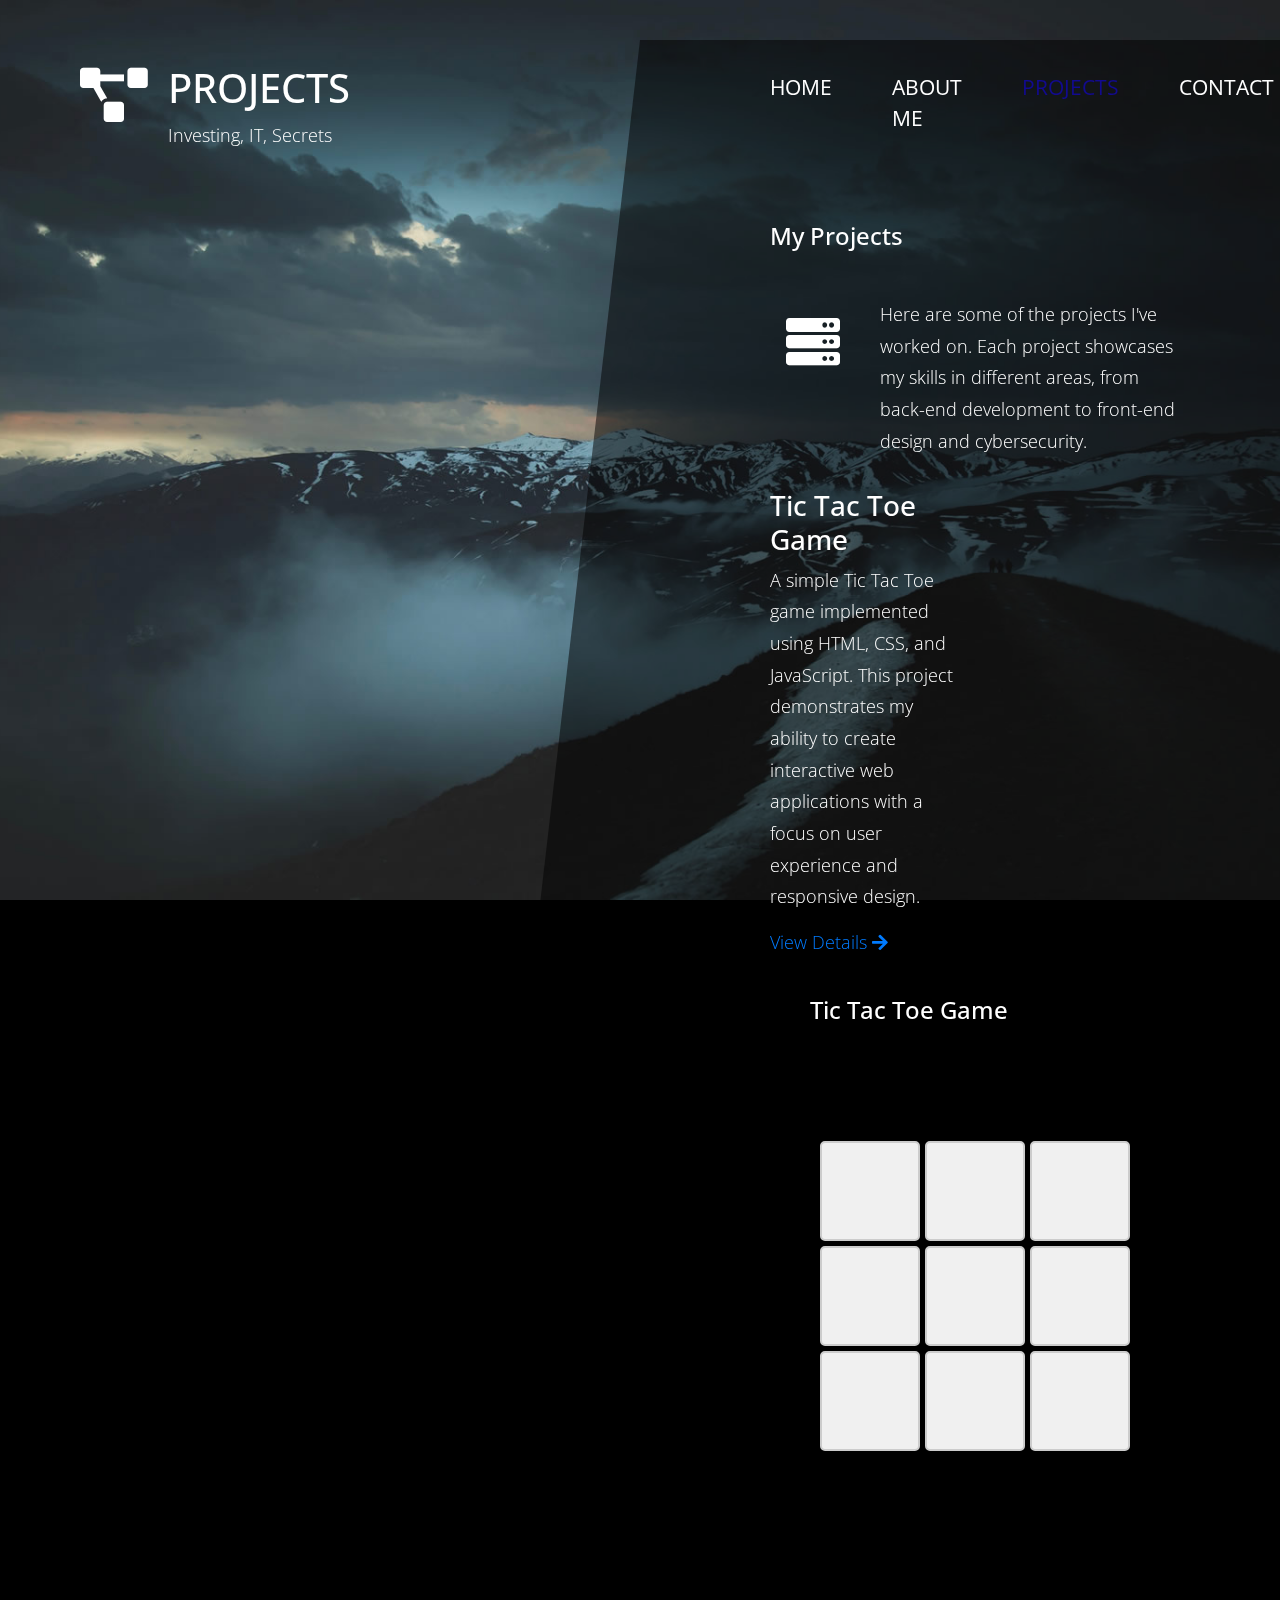
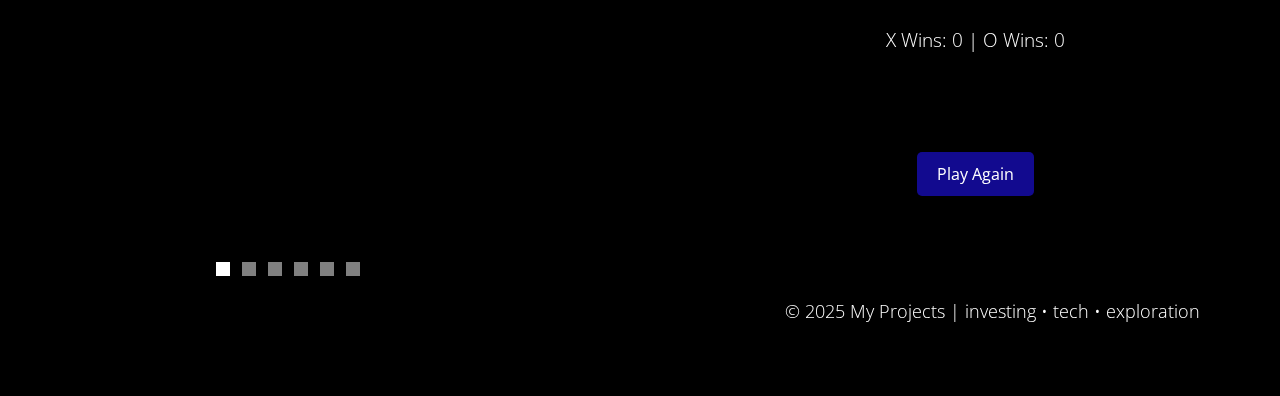
<file: services.html>
<!DOCTYPE html>
<html lang="en">

<head>
    <meta charset="UTF-8">
    <meta name="viewport" content="width=device-width, initial-scale=1.0">
    <meta http-equiv="X-UA-Compatible" content="ie=edge">
    <title>My Projects</title>
    <link href="https://fonts.googleapis.com/css?family=Open+Sans:300,400" rel="stylesheet" />
    <link href="css/bootstrap.min.css" rel="stylesheet" />
    <link href="fontawesome/css/all.min.css" rel="stylesheet" />
    <link href="css/templatemo-diagoona.css" rel="stylesheet" />
    <style>
        .tic-tac-toe {
            display: grid;
            grid-template-columns: repeat(3, 100px);
            grid-gap: 5px;
            justify-content: center;
            margin-top: 50px;
        }
        .tic-tac-toe button {
            width: 100px;
            height: 100px;
            font-size: 24px;
            cursor: pointer;
            background-color: #f0f0f0;
            border: 2px solid #ccc;
            border-radius: 5px;
            transition: background-color 0.3s;
        }
        .tic-tac-toe button:hover {
            background-color: #e0e0e0;
        }
        #gameStatus, #winCounter {
            text-align: center;
            margin-top: 20px;
            font-size: 1.2rem;
        }
        #playAgain {
            display: block;
            margin: 20px auto;
            padding: 10px 20px;
            font-size: 1rem;
            cursor: pointer;
            background-color: #120a8f;
            color: white;
            border: none;
            border-radius: 5px;
            transition: background-color 0.3s;
        }
        #playAgain:hover {
            background-color: #0e0875;
        }
    </style>
</head>

<body>
    <div class="tm-container">        
        <div>
            <div class="tm-row pt-4">
                <div class="tm-col-left">
                    <div class="tm-site-header media">
                        <i class="fas fa-project-diagram fa-3x mt-1 tm-logo"></i>
                        <div class="media-body">
                            <h1 class="tm-sitename text-uppercase">Projects</h1>
                            <p class="tm-slogon">Investing, IT, Secrets</p>
                        </div>        
                    </div>
                </div>
                <div class="tm-col-right">
                    <nav class="navbar navbar-expand-lg" id="tm-main-nav">
                        <button class="navbar-toggler toggler-example mr-0 ml-auto" type="button" 
                            data-toggle="collapse" data-target="#navbar-nav" 
                            aria-controls="navbar-nav" aria-expanded="false" aria-label="Toggle navigation">
                            <span><i class="fas fa-bars"></i></span>
                        </button>
                        <div class="collapse navbar-collapse tm-nav" id="navbar-nav">
                            <ul class="navbar-nav text-uppercase">
                                <li class="nav-item">
                                    <a class="nav-link tm-nav-link" href="index.html">Home</a>
                                </li>
                                <li class="nav-item">
                                    <a class="nav-link tm-nav-link" href="about.html">About Me</a>
                                </li>
                                <li class="nav-item active">
                                    <a class="nav-link tm-nav-link" href="services.html">Projects <span class="sr-only">(current)</span></a>
                                </li>   
                                <li class="nav-item">
                                    <a class="nav-link tm-nav-link" href="contact.html">Contact</a>
                                </li>
                            </ul>                            
                        </div>                        
                    </nav>
                </div>
            </div>
            
            <div class="tm-row">
                <div class="tm-col-left"></div>
                <main class="tm-col-right">
                    <section class="tm-content">
                        <h2 class="mb-5 tm-content-title">My Projects</h2>
                        <div class="media my-3">
                          <i class="fas fa-server fa-3x p-3 mr-4"></i>
                          <div class="media-body">
                            <p>Here are some of the projects I've worked on. Each project showcases my skills in different areas, from back-end development to front-end design and cybersecurity.</p>
                          </div>
                        </div>

                        <div class="row tm-project-row">
                          <div class="col-md-6 col-sm-12 tm-project-col">
                            <div class="tm-project-item">
                              <h3 class="tm-project-title">Tic Tac Toe Game</h3>
                              <p class="tm-project-description">A simple Tic Tac Toe game implemented using HTML, CSS, and JavaScript. This project demonstrates my ability to create interactive web applications with a focus on user experience and responsive design.</p>
                              <a href="#" class="tm-project-link">View Details <i class="fas fa-arrow-right"></i></a>
                            </div>
                          </div>
                        </div>

                        <div class="tm-container">
                            <h2 class="tm-content-title">Tic Tac Toe Game</h2>
                            <div class="tic-tac-toe" id="ticTacToeBoard">
                                <button></button>
                                <button></button>
                                <button></button>
                                <button></button>
                                <button></button>
                                <button></button>
                                <button></button>
                                <button></button>
                                <button></button>
                            </div>
                            <p id="gameStatus"></p>
                            <p id="winCounter">X Wins: 0 | O Wins: 0</p>
                            <button id="playAgain">Play Again</button>
                        </div>

                    </section>
                </main>
            </div>
        </div>        

        <div class="tm-row">
            <div class="tm-col-left text-center">            
                <ul class="tm-bg-controls-wrapper">
                    <li class="tm-bg-control active" data-id="0"></li>
                    <li class="tm-bg-control" data-id="1"></li>
                    <li class="tm-bg-control" data-id="2"></li>
                    <li class="tm-bg-control" data-id="3"></li>
                    <li class="tm-bg-control" data-id="4"></li>
                    <li class="tm-bg-control" data-id="5"></li>
                </ul>            
            </div>        
            <div class="tm-col-right tm-col-footer">
                <footer class="tm-site-footer text-right">
                    <p class="mb-0">© 2025 My Projects | investing • tech • exploration</p>
                </footer>
            </div>  
        </div>        

        <!-- Diagonal background design -->
        <div class="tm-bg">
            <div class="tm-bg-left"></div>
            <div class="tm-bg-right"></div>
        </div>
    </div>

    <script src="js/jquery-3.4.1.min.js"></script>
    <script src="js/bootstrap.min.js"></script>
    <script src="js/jquery.backstretch.min.js"></script>
    <script src="js/templatemo-script.js"></script>
    <script>
        // JavaScript for Tic Tac Toe
        const board = document.getElementById('ticTacToeBoard');
        const statusDisplay = document.getElementById('gameStatus');
        const winCounterDisplay = document.getElementById('winCounter');
        const playAgainButton = document.getElementById('playAgain');
        let currentPlayer = 'X';
        let gameActive = true;
        const gameState = ['', '', '', '', '', '', '', '', ''];
        let xWins = 0;
        let oWins = 0;

        const winningConditions = [
            [0, 1, 2],
            [3, 4, 5],
            [6, 7, 8],
            [0, 3, 6],
            [1, 4, 7],
            [2, 5, 8],
            [0, 4, 8],
            [2, 4, 6]
        ];

        function handleCellPlayed(clickedCell, clickedCellIndex) {
            gameState[clickedCellIndex] = currentPlayer;
            clickedCell.innerHTML = currentPlayer;
        }

        function handlePlayerChange() {
            currentPlayer = currentPlayer === 'X' ? 'O' : 'X';
        }

        function handleResultValidation() {
            let roundWon = false;
            for (let i = 0; i < winningConditions.length; i++) {
                const winCondition = winningConditions[i];
                let a = gameState[winCondition[0]];
                let b = gameState[winCondition[1]];
                let c = gameState[winCondition[2]];
                if (a === '' || b === '' || c === '') {
                    continue;
                }
                if (a === b && b === c) {
                    roundWon = true;
                    break;
                }
            }

            if (roundWon) {
                statusDisplay.innerHTML = `Player ${currentPlayer} has won!`;
                gameActive = false;
                updateWinCounter();
                return;
            }

            let roundDraw = !gameState.includes('');
            if (roundDraw) {
                statusDisplay.innerHTML = 'Game ended in a draw!';
                gameActive = false;
                return;
            }

            handlePlayerChange();
        }

        function handleCellClick(clickedCellEvent) {
            const clickedCell = clickedCellEvent.target;
            const clickedCellIndex = Array.from(board.children).indexOf(clickedCell);

            if (gameState[clickedCellIndex] !== '' || !gameActive) {
                return;
            }

            handleCellPlayed(clickedCell, clickedCellIndex);
            handleResultValidation();

            if (gameActive && currentPlayer === 'O') {
                handleComputerMove();
            }
        }

        function handleComputerMove() {
            const bestMove = getBestMove();
            const computerCell = board.children[bestMove];

            handleCellPlayed(computerCell, bestMove);
            handleResultValidation();
        }

        function getBestMove() {
            let bestScore = -Infinity;
            let move;
            for (let i = 0; i < gameState.length; i++) {
                if (gameState[i] === '') {
                    gameState[i] = 'O';
                    let score = minimax(gameState, 0, false);
                    gameState[i] = '';
                    if (score > bestScore) {
                        bestScore = score;
                        move = i;
                    }
                }
            }
            return move;
        }

        function minimax(newGameState, depth, isMaximizing) {
            let scores = { X: -1, O: 1, tie: 0 };
            let result = checkWinner();
            if (result !== null) {
                return scores[result];
            }

            if (isMaximizing) {
                let bestScore = -Infinity;
                for (let i = 0; i < newGameState.length; i++) {
                    if (newGameState[i] === '') {
                        newGameState[i] = 'O';
                        let score = minimax(newGameState, depth + 1, false);
                        newGameState[i] = '';
                        bestScore = Math.max(score, bestScore);
                    }
                }
                return bestScore;
            } else {
                let bestScore = Infinity;
                for (let i = 0; i < newGameState.length; i++) {
                    if (newGameState[i] === '') {
                        newGameState[i] = 'X';
                        let score = minimax(newGameState, depth + 1, true);
                        newGameState[i] = '';
                        bestScore = Math.min(score, bestScore);
                    }
                }
                return bestScore;
            }
        }

        function checkWinner() {
            for (let i = 0; i < winningConditions.length; i++) {
                const [a, b, c] = winningConditions[i];
                if (gameState[a] && gameState[a] === gameState[b] && gameState[a] === gameState[c]) {
                    return gameState[a];
                }
            }
            return gameState.includes('') ? null : 'tie';
        }

        function updateWinCounter() {
            if (currentPlayer === 'X') {
                xWins++;
            } else {
                oWins++;
            }
            winCounterDisplay.innerHTML = `X Wins: ${xWins} | O Wins: ${oWins}`;
        }

        function handleRestartGame() {
            gameActive = true;
            currentPlayer = 'X';
            gameState.fill('');
            statusDisplay.innerHTML = '';
            Array.from(board.children).forEach(cell => cell.innerHTML = '');
        }

        board.addEventListener('click', handleCellClick);
        playAgainButton.addEventListener('click', handleRestartGame);
    </script>
</body>
</html>
</file>
<file: css/custom.css>
/* Global Styles */
:root {
  --primary-color: #2563eb;
  --secondary-color: #1e40af;
  --dark-color: #1f2937;
  --light-color: #f9fafb;
  --text-color: #374151;
  --text-light: #6b7280;
  --success-color: #10b981;
  --danger-color: #ef4444;
  --warning-color: #f59e0b;
  --border-radius: 8px;
  --transition: all 0.3s ease;
}

@keyframes fadeUp {
  0% {
    opacity: 0;
    transform: translateY(12px);
  }
  100% {
    opacity: 1;
    transform: translateY(0);
  }
}

@keyframes floatUp {
  0% {
    transform: translateY(12px);
  }
  100% {
    opacity: 1;
    transform: translateY(0);
  }
}

@keyframes particleDrift {
  0% {
    transform: translate3d(0, 0, 0) scale(1);
  }
  50% {
    transform: translate3d(-20px, -10px, 0) scale(1.05);
  }
  100% {
    transform: translate3d(0, 0, 0) scale(1);
  }
}

@keyframes typing {
  from {
    width: 0;
  }
  to {
    width: 100%;
  }
}

@keyframes blink {
  0% {
    border-color: rgba(34, 211, 238, 0.9);
  }
  49% {
    border-color: rgba(34, 211, 238, 0.9);
  }
  50% {
    border-color: transparent;
  }
  99% {
    border-color: transparent;
  }
  100% {
    border-color: rgba(34, 211, 238, 0.9);
  }
}

* {
  margin: 0;
  padding: 0;
  box-sizing: border-box;
}

html {
  scroll-behavior: smooth;
}

body {
  font-family: 'Poppins', sans-serif;
  color: var(--text-color);
  line-height: 1.6;
  /* Financial-grade gradient background with subtle diagonal stripes */
  background-color: #001010; /* Fallback */
  background-image:
    /* Diagonal stripes layer 1 */
    repeating-linear-gradient(
      45deg,
      rgba(0, 77, 77, 0.2) 0px,
      rgba(0, 77, 77, 0.2) 1px,
      rgba(0, 128, 128, 0.10) 1px,
      rgba(0, 128, 128, 0.10) 60px
    ),
    /* Diagonal stripes layer 2 (offset for softness) */
    repeating-linear-gradient(
      45deg,
      rgba(0, 64, 64, 0.12) 30px,
      rgba(0, 64, 64, 0.12) 31px,
      transparent 31px,
      transparent 85px
    ),
    /* Base vertical gradient */
    linear-gradient(180deg, #003030 0%, #001010 100%);
  background-attachment: fixed, fixed, fixed;
  background-size: cover, cover, cover;
  overflow-x: hidden;
}

a {
  text-decoration: none;
  color: var(--primary-color);
  transition: var(--transition);
}

a:hover {
  color: var(--secondary-color);
}

h1, h2, h3, h4, h5, h6 {
  font-weight: 700;
  line-height: 1.2;
  margin-bottom: 1rem;
  color: var(--dark-color);
}

p {
  margin-bottom: 1rem;
}

img {
  max-width: 100%;
  height: auto;
}

.section {
  padding: 6rem 0;
}

.section-title {
  text-align: center;
  font-size: 2.5rem;
  margin-bottom: 3rem;
  position: relative;
  padding-bottom: 1rem;
}

.section-title::after {
  content: '';
  position: absolute;
  bottom: 0;
  left: 50%;
  transform: translateX(-50%);
  width: 80px;
  height: 4px;
  background: var(--primary-color);
  border-radius: 2px;
}

.container {
  width: 100%;
  padding: 0 1.5rem;
  margin: 0 auto;
  max-width: 1200px;
}

.btn {
  display: inline-block;
  font-weight: 500;
  text-align: center;
  white-space: nowrap;
  vertical-align: middle;
  user-select: none;
  border: 1px solid transparent;
  padding: 0.75rem 1.5rem;
  font-size: 1rem;
  line-height: 1.5;
  border-radius: var(--border-radius);
  transition: var(--transition);
  cursor: pointer;
}

.btn-primary {
  background-color: var(--primary-color);
  color: white;
  border-color: var(--primary-color);
}

.btn-primary:hover {
  background-color: var(--secondary-color);
  border-color: var(--secondary-color);
  transform: translateY(-2px);
  box-shadow: 0 4px 12px rgba(37, 99, 235, 0.2);
}

.btn-outline-light {
  color: white;
  border-color: white;
  background-color: transparent;
}

.btn-outline-light:hover {
  background-color: white;
  color: var(--primary-color);
}

/* Navigation */
.navbar {
  padding: 1.5rem 0;
  transition: var(--transition);
  background-color: rgba(255, 255, 255, 0.95);
  box-shadow: 0 2px 10px rgba(0, 0, 0, 0.1);
}

.navbar.scrolled {
  padding: 1rem 0;
  background-color: rgba(255, 255, 255, 0.98);
  box-shadow: 0 4px 12px rgba(0, 0, 0, 0.1);
}

.navbar-brand {
  font-size: 1.5rem;
  font-weight: 700;
  color: var(--dark-color) !important;
}

.nav-link {
  font-weight: 500;
  padding: 0.5rem 1rem !important;
  color: var(--text-color) !important;
  transition: var(--transition);
}

.nav-link:hover,
.nav-link.active {
  color: var(--primary-color) !important;
}

/* Hero Section */
.hero {
  min-height: 100vh;
  display: flex;
  align-items: center;
  background-color: transparent;
  /* Layered diagonal lines over a deep green-teal base gradient */
  background-image:
    /* Primary lines: 1px, every 100px, #006666 @ 15% */
    repeating-linear-gradient(
      45deg,
      rgba(0, 102, 102, 0.15) 0px,
      rgba(0, 102, 102, 0.15) 1px,
      transparent 1px,
      transparent 100px
    ),
    /* Secondary lines: 1px, every 50px, offset 25px, #004444 @ 10% */
    repeating-linear-gradient(
      45deg,
      transparent 0,
      transparent 25px,
      rgba(0, 68, 68, 0.10) 25px,
      rgba(0, 68, 68, 0.10) 26px,
      transparent 26px,
      transparent 50px
    ),
    /* Accent lines: 2px, every 300px, #00CCCC @ 20% */
    repeating-linear-gradient(
      45deg,
      transparent 0,
      transparent 299px,
      rgba(0, 204, 204, 0.20) 299px,
      rgba(0, 204, 204, 0.20) 301px,
      transparent 301px,
      transparent 600px
    ),
    /* Base vertical gradient: #003333 -> #001111 */
    linear-gradient(180deg, #003333 0%, #001111 100%);
  background-attachment: fixed, fixed, fixed, fixed;
  background-size: cover, cover, cover, cover;
  color: white;
  text-align: center;
  position: relative;
  overflow: hidden;
  padding: 6rem 0;
}

.hero::before {
  content: '';
  position: absolute;
  top: 0;
  left: 0;
  width: 100%;
  height: 100%;
  background: url('[data-uri]');
  opacity: 0.1;
  z-index: 1;
}

.hero-content {
  position: relative;
  z-index: 2;
  max-width: 800px;
  margin: 0 auto;
  padding: 0 1.5rem;
}

.hero h1 {
  font-size: 3.5rem;
  color: white;
  margin-bottom: 1.5rem;
  font-weight: 800;
}

.hero h2 {
  font-size: 2rem;
  color: rgba(255, 255, 255, 0.9);
  margin-bottom: 1.5rem;
  font-weight: 400;
}

.hero p {
  font-size: 1.25rem;
  color: rgba(255, 255, 255, 0.9);
  margin-bottom: 2rem;
  max-width: 600px;
  margin-left: auto;
  margin-right: auto;
}

.highlight {
  color: #fbbf24;
  position: relative;
  display: inline-block;
}

.highlight::after {
  content: '';
  position: absolute;
  bottom: 5px;
  left: 0;
  width: 100%;
  height: 10px;
  background-color: rgba(251, 191, 36, 0.3);
  z-index: -1;
  transform: rotate(-1deg);
}

.cta-buttons {
  display: flex;
  justify-content: center;
  gap: 1rem;
  margin-top: 2rem;
}

.scroll-down {
  position: absolute;
  bottom: 30px;
  left: 50%;
  transform: translateX(-50%);
  z-index: 2;
  animation: bounce 2s infinite;
}

.scroll-down a {
  color: white;
  font-size: 1.5rem;
  display: inline-block;
  transition: var(--transition);
}

.scroll-down a:hover {
  color: #fbbf24;
  transform: translateY(5px);
}

@keyframes bounce {
  0%, 20%, 50%, 80%, 100% {
    transform: translateY(0) translateX(-50%);
  }
  40% {
    transform: translateY(-20px) translateX(-50%);
  }
  60% {
    transform: translateY(-10px) translateX(-50%);
  }
}

/* About Section */
.about-image {
  position: relative;
  max-width: 400px;
  margin: 0 auto 2rem;
  border-radius: 20px;
  overflow: hidden;
  box-shadow: 0 20px 40px rgba(0, 0, 0, 0.1);
  transition: var(--transition);
}

.about-image:hover {
  transform: translateY(-10px);
  box-shadow: 0 30px 60px rgba(0, 0, 0, 0.15);
}

.about-content h3 {
  font-size: 2rem;
  margin-bottom: 1.5rem;
  color: var(--dark-color);
}

.about-content p {
  margin-bottom: 1.5rem;
  color: var(--text-light);
  font-size: 1.1rem;
  line-height: 1.8;
}

.personal-info {
  margin: 2rem 0;
}

.info-item {
  display: flex;
  margin-bottom: 0.75rem;
}

.info-label {
  font-weight: 600;
  min-width: 100px;
  color: var(--dark-color);
}

.info-value {
  color: var(--text-light);
}

/* Skills Section */
.skill-card {
  background: white;
  border-radius: var(--border-radius);
  padding: 2rem;
  text-align: center;
  height: 100%;
  box-shadow: 0 10px 30px rgba(0, 0, 0, 0.05);
  transition: var(--transition);
  border: 1px solid rgba(0, 0, 0, 0.05);
}

.skill-card:hover {
  transform: translateY(-10px);
  box-shadow: 0 15px 40px rgba(0, 0, 0, 0.1);
}

.skill-icon {
  width: 70px;
  height: 70px;
  background: rgba(37, 99, 235, 0.1);
  border-radius: 50%;
  display: flex;
  align-items: center;
  justify-content: center;
  margin: 0 auto 1.5rem;
  font-size: 1.75rem;
  color: var(--primary-color);
  transition: var(--transition);
}

.skill-card:hover .skill-icon {
  background: var(--primary-color);
  color: white;
  transform: scale(1.1);
}

.skill-card h3 {
  font-size: 1.5rem;
  margin-bottom: 1.5rem;
  color: var(--dark-color);
}

.skill-tags {
  display: flex;
  flex-wrap: wrap;
  justify-content: center;
  gap: 0.5rem;
}

.badge {
  display: inline-block;
  padding: 0.35em 0.65em;
  font-size: 0.75em;
  font-weight: 600;
  line-height: 1;
  color: #2563eb;
  text-align: center;
  white-space: nowrap;
  vertical-align: baseline;
  border-radius: 50rem;
  background-color: rgba(37, 99, 235, 0.1);
  transition: var(--transition);
}

.badge:hover {
  background-color: var(--primary-color);
  color: white;
  transform: translateY(-2px);
}

/* Projects Section */
.project-card {
  background: white;
  border-radius: var(--border-radius);
  overflow: hidden;
  box-shadow: 0 10px 30px rgba(0, 0, 0, 0.05);
  transition: var(--transition);
  height: 100%;
  display: flex;
  flex-direction: column;
  border: 1px solid rgba(0, 0, 0, 0.05);
}

.project-card:hover {
  transform: translateY(-10px);
  box-shadow: 0 15px 40px rgba(0, 0, 0, 0.1);
}

.project-image {
  position: relative;
  overflow: hidden;
  padding-top: 56.25%; /* 16:9 Aspect Ratio */
}

.project-image img {
  position: absolute;
  top: 0;
  left: 0;
  width: 100%;
  height: 100%;
  object-fit: cover;
  transition: var(--transition);
}

.project-overlay {
  position: absolute;
  top: 0;
  left: 0;
  width: 100%;
  height: 100%;
  background: rgba(0, 0, 0, 0.7);
  display: flex;
  align-items: center;
  justify-content: center;
  opacity: 0;
  transition: var(--transition);
}

.project-card:hover .project-overlay {
  opacity: 1;
}

.project-links {
  display: flex;
  gap: 1rem;
  transform: translateY(20px);
  transition: var(--transition);
}

.project-card:hover .project-links {
  transform: translateY(0);
}

.project-info {
  padding: 1.5rem;
  flex-grow: 1;
  display: flex;
  flex-direction: column;
}

.project-info h3 {
  font-size: 1.25rem;
  margin-bottom: 0.75rem;
  color: var(--dark-color);
}

.project-info p {
  color: var(--text-light);
  margin-bottom: 1rem;
  flex-grow: 1;
}

.project-tech {
  display: flex;
  flex-wrap: wrap;
  gap: 0.5rem;
  margin-top: auto;
}

.project-tech span {
  font-size: 0.75rem;
  font-weight: 500;
  color: var(--primary-color);
  background-color: rgba(37, 99, 235, 0.1);
  padding: 0.25rem 0.75rem;
  border-radius: 50px;
}

/* Contact Section */
.contact-form {
  background: white;
  border-radius: var(--border-radius);
  padding: 2.5rem;
  box-shadow: 0 10px 30px rgba(0, 0, 0, 0.05);
  border: 1px solid rgba(0, 0, 0, 0.05);
}

.form-control {
  padding: 0.75rem 1rem;
  border: 1px solid #e5e7eb;
  border-radius: var(--border-radius);
  transition: var(--transition);
  font-size: 1rem;
  margin-bottom: 1.5rem;
}

.form-control:focus {
  border-color: var(--primary-color);
  box-shadow: 0 0 0 0.2rem rgba(37, 99, 235, 0.25);
}

textarea.form-control {
  min-height: 150px;
  resize: none;
}

.contact-info {
  margin-top: 3rem;
}

.contact-item {
  padding: 2rem 1rem;
  text-align: center;
  transition: var(--transition);
  border-radius: var(--border-radius);
  height: 100%;
}

.contact-item:hover {
  background: white;
  box-shadow: 0 10px 30px rgba(0, 0, 0, 0.05);
  transform: translateY(-5px);
}

.contact-item i {
  font-size: 2rem;
  color: var(--primary-color);
  margin-bottom: 1rem;
  display: inline-block;
  width: 60px;
  height: 60px;
  line-height: 60px;
  background: rgba(37, 99, 235, 0.1);
  border-radius: 50%;
  text-align: center;
  transition: var(--transition);
}

.contact-item:hover i {
  background: var(--primary-color);
  color: white;
  transform: rotate(360deg);
}

.contact-item h4 {
  font-size: 1.25rem;
  margin-bottom: 0.5rem;
  color: var(--dark-color);
}

.contact-item p {
  color: var(--text-light);
  margin-bottom: 0;
}

/* Footer */
.footer {
  background-color: var(--dark-color);
  color: white;
  padding: 3rem 0 1.5rem;
  text-align: center;
}

.social-links {
  margin-bottom: 1.5rem;
}

.social-links a {
  display: inline-flex;
  align-items: center;
  justify-content: center;
  width: 40px;
  height: 40px;
  background: rgba(255, 255, 255, 0.1);
  border-radius: 50%;
  color: white;
  font-size: 1.25rem;
  transition: var(--transition);
}

.social-links a:hover {
  background: var(--primary-color);
  color: white;
  transform: translateY(-3px);
}

.footer p {
  margin-bottom: 0;
  color: rgba(255, 255, 255, 0.7);
  font-size: 0.9rem;
}

/* Back to Top Button */
.back-to-top {
  position: fixed;
  bottom: 30px;
  right: 30px;
  width: 50px;
  height: 50px;
  background: var(--primary-color);
  color: white;
  border-radius: 50%;
  display: flex;
  align-items: center;
  justify-content: center;
  font-size: 1.25rem;
  opacity: 0;
  visibility: hidden;
  transition: var(--transition);
  z-index: 999;
  box-shadow: 0 5px 15px rgba(37, 99, 235, 0.3);
}

.back-to-top.active {
  opacity: 1;
  visibility: visible;
  bottom: 30px;
}

.back-to-top:hover {
  background: var(--secondary-color);
  color: white;
  transform: translateY(-5px);
}

/* Animations */
.animate-text {
  opacity: 0;
  transform: translateY(30px);
  animation: fadeInUp 0.8s ease forwards;
}

.animate-text:nth-child(1) { animation-delay: 0.2s; }
.animate-text:nth-child(2) { animation-delay: 0.4s; }
.animate-text:nth-child(3) { animation-delay: 0.6s; }
.animate-text:nth-child(4) { animation-delay: 0.8s; }

@keyframes fadeInUp {
  to {
    opacity: 1;
    transform: translateY(0);
  }
}

/* Responsive Styles */
@media (max-width: 1199.98px) {
  .container {
    max-width: 960px;
  }
}

@media (max-width: 991.98px) {
  .hero h1 {
    font-size: 3rem;
  }
  
  .hero h2 {
    font-size: 1.75rem;
  }
  
  .hero p {
    font-size: 1.1rem;
  }
  
  .section {
    padding: 5rem 0;
  }
  
  .section-title {
    font-size: 2.25rem;
  }
}

@media (max-width: 767.98px) {
  .hero {
    padding: 8rem 0 6rem;
  }
  
  .hero h1 {
    font-size: 2.5rem;
  }
  
  .hero h2 {
    font-size: 1.5rem;
  }
  
  .section {
    padding: 4rem 0;
  }
  
  .section-title {
    font-size: 2rem;
  }
  
  .about-content {
    text-align: center;
  }
  
  .personal-info {
    justify-content: center;
  }
  
  .cta-buttons {
    flex-direction: column;
    gap: 1rem;
  }
  
  .cta-buttons .btn {
    width: 100%;
    margin: 0;
  }
}

@media (max-width: 575.98px) {
  .hero h1 {
    font-size: 2rem;
  }
  
  .hero h2 {
    font-size: 1.25rem;
  }
  
  .hero p {
    font-size: 1rem;
  }
  
  .section-title {
    font-size: 1.75rem;
  }
  
  .project-card {
    max-width: 350px;
    margin: 0 auto 2rem;
  }
}

/* Custom Scrollbar */
::-webkit-scrollbar {
  width: 10px;
}

::-webkit-scrollbar-track {
  background: #f1f1f1;
}

::-webkit-scrollbar-thumb {
  background: var(--primary-color);
  border-radius: 5px;
}

::-webkit-scrollbar-thumb:hover {
  background: var(--secondary-color);
}

/* Template overrides to reveal global background on pages like contact.html */
.tm-bg, .tm-bg-left, .tm-bg-right {
  background: transparent !important;
  background-image: none !important;
}

/* Keep content readable against the darker background */
.tm-contact-main .tm-content,
.tm-contact {
  background: rgba(255, 255, 255, 0.04);
  backdrop-filter: blur(2px);
  border-radius: 12px;
}

/* Tic Tac Toe Game Styles */
.tic-tac-toe, .tic-tac-toe-6x6 {
  display: grid;
  justify-content: center;
  margin: 2rem auto;
  gap: 8px;
  background: white;
  padding: 1.5rem;
  border-radius: var(--border-radius);
  box-shadow: 0 10px 30px rgba(0, 0, 0, 0.05);
  max-width: 100%;
}

.tic-tac-toe {
  grid-template-columns: repeat(3, 80px);
}

.tic-tac-toe-6x6 {
  grid-template-columns: repeat(6, 50px);
}

.tic-tac-toe button, .tic-tac-toe-6x6 button {
  width: 100%;
  aspect-ratio: 1;
  font-size: 1.5rem;
  font-weight: bold;
  cursor: pointer;
  background: white;
  border: 2px solid #e5e7eb;
  border-radius: var(--border-radius);
  transition: var(--transition);
  display: flex;
  align-items: center;
  justify-content: center;
  color: var(--primary-color);
}

.tic-tac-toe-6x6 button {
  font-size: 1rem;
}

.tic-tac-toe button:hover, .tic-tac-toe-6x6 button:hover {
  background: #f8fafc;
  border-color: var(--primary-color);
}

.tic-tac-toe button:disabled, .tic-tac-toe-6x6 button:disabled {
  cursor: not-allowed;
  opacity: 1;
}

#gameStatus, #gameStatus6x6, #winCounter, #winCounter6x6 {
  text-align: center;
  margin: 1rem 0;
  font-size: 1.1rem;
  font-weight: 500;
  color: var(--dark-color);
}

#playAgain, #playAgain6x6 {
  display: block;
  margin: 1rem auto;
  padding: 0.75rem 1.5rem;
  font-size: 1rem;
  font-weight: 500;
  cursor: pointer;
  background: var(--primary-color);
  color: white;
  border: none;
  border-radius: var(--border-radius);
  transition: var(--transition);
  box-shadow: 0 4px 6px rgba(37, 99, 235, 0.1);
}

#playAgain:hover, #playAgain6x6:hover {
  background: var(--secondary-color);
  transform: translateY(-2px);
  box-shadow: 0 6px 12px rgba(37, 99, 235, 0.2);
}

#playAgain:active, #playAgain6x6:active {
  transform: translateY(0);
}

/* Game Container Styling */
.game-container {
  background: white;
  border-radius: var(--border-radius);
  padding: 2rem;
  margin: 2rem 0;
  box-shadow: 0 10px 30px rgba(0, 0, 0, 0.05);
  border: 1px solid rgba(0, 0, 0, 0.05);
}

.game-container h2 {
  text-align: center;
  color: var(--dark-color);
  margin-bottom: 1.5rem;
  position: relative;
  padding-bottom: 0.75rem;
}

.game-container h2::after {
  content: '';
  position: absolute;
  bottom: 0;
  left: 50%;
  transform: translateX(-50%);
  width: 60px;
  height: 3px;
  background: var(--primary-color);
  border-radius: 2px;
}

/* Responsive Adjustments for Games */
@media (max-width: 767.98px) {
  .tic-tac-toe {
    grid-template-columns: repeat(3, 70px);
  }
  
  .tic-tac-toe-6x6 {
    grid-template-columns: repeat(6, 40px);
  }
  
  .tic-tac-toe button, .tic-tac-toe-6x6 button {
    font-size: 1.25rem;
  }
  
  .tic-tac-toe-6x6 button {
    font-size: 0.9rem;
  }
}

@media (max-width: 575.98px) {
  .tic-tac-toe {
    grid-template-columns: repeat(3, 60px);
    padding: 1rem;
  }
  
  .tic-tac-toe-6x6 {
    grid-template-columns: repeat(6, 35px);
    padding: 0.75rem;
  }
  
  .tic-tac-toe button, .tic-tac-toe-6x6 button {
    font-size: 1.1rem;
  }
  
  .tic-tac-toe-6x6 button {
    font-size: 0.8rem;
  }
  
  #gameStatus, #gameStatus6x6, #winCounter, #winCounter6x6 {
    font-size: 1rem;
  }
}

body.app-theme {
  --app-bg: #050b18;
  --app-surface: rgba(17, 30, 58, 0.75);
  --app-surface-alt: rgba(11, 21, 41, 0.9);
  --app-border: rgba(255, 255, 255, 0.05);
  --app-text: #e6edf7;
  --app-text-muted: #8ca2c3;
  --app-primary: #3b82f6;
  --app-primary-alt: #2563eb;
  --app-accent: #22d3ee;
  --app-success: #34d399;
  --app-warning: #fbbf24;
  --app-danger: #f87171;
  background: radial-gradient(circle at 15% 15%, rgba(59, 130, 246, 0.24), transparent 45%), radial-gradient(circle at 80% 10%, rgba(34, 211, 238, 0.18), transparent 40%), linear-gradient(180deg, #030712 0%, #050b18 40%, #07142a 100%);
  color: var(--app-text);
  font-family: 'Poppins', sans-serif;
}

.app-theme .app-shell {
  min-height: 100vh;
  display: flex;
  flex-direction: column;
}

.app-theme .app-main {
  flex: 1 0 auto;
  padding-top: 92px;
}

.app-theme .navbar {
  background: rgba(8, 16, 33, 0.82);
  padding: 1rem 0;
  border-bottom: 1px solid var(--app-border);
  backdrop-filter: blur(18px);
  transition: var(--transition);
}

.app-theme .navbar.scrolled {
  background: rgba(5, 12, 26, 0.92);
  box-shadow: 0 20px 45px rgba(2, 6, 18, 0.45);
}

.app-theme .navbar-brand {
  font-weight: 700;
  color: var(--app-text) !important;
  letter-spacing: 0.04em;
}

.app-theme .navbar-brand span {
  color: var(--app-primary);
}

.app-theme .nav-link {
  color: var(--app-text-muted) !important;
  font-weight: 500;
  letter-spacing: 0.02em;
  padding: 0.5rem 0.9rem !important;
  border-radius: 999px;
}

.app-theme .nav-link.active,
.app-theme .nav-link:hover {
  color: var(--app-text) !important;
  background: rgba(59, 130, 246, 0.15);
}

.app-theme .btn-primary {
  background: linear-gradient(135deg, var(--app-primary), var(--app-accent));
  border: none;
  color: #fff;
  box-shadow: 0 12px 30px rgba(37, 99, 235, 0.35);
}

.app-theme .btn-primary:hover {
  transform: translateY(-2px);
  box-shadow: 0 20px 45px rgba(37, 99, 235, 0.4);
}

.app-theme .btn-outline-primary {
  border-color: rgba(59, 130, 246, 0.4);
  color: var(--app-text);
  background: rgba(59, 130, 246, 0.05);
}

.app-theme .btn-outline-primary:hover {
  background: rgba(59, 130, 246, 0.15);
}

.app-theme .btn-soft {
  border-radius: 999px;
  padding: 0.55rem 1.4rem;
  background: rgba(59, 130, 246, 0.12);
  color: var(--app-text);
}

.app-theme .btn-soft:hover {
  background: rgba(34, 211, 238, 0.2);
}

.section-padding {
  padding: 120px 0;
}

.app-theme .section-padding {
  position: relative;
}

.app-theme .section-padding::before {
  content: '';
  position: absolute;
  inset: 30px 0;
  background: radial-gradient(circle at top right, rgba(34, 211, 238, 0.12), transparent 55%);
  opacity: 0.6;
  z-index: -1;
}

.app-theme .section-heading {
  text-align: center;
  max-width: 720px;
  margin: 0 auto 3.5rem;
}

.app-theme .section-heading h2 {
  color: var(--app-text);
  font-weight: 600;
  letter-spacing: 0.03em;
}

.app-theme .section-heading p {
  color: var(--app-text-muted);
}

.glow-subtitle {
  display: inline-flex;
  align-items: center;
  justify-content: center;
  padding: 0.35rem 0.9rem;
  border-radius: 999px;
  background: rgba(59, 130, 246, 0.18);
  color: var(--app-text);
  font-size: 0.85rem;
  letter-spacing: 0.12em;
  text-transform: uppercase;
  margin-bottom: 1rem;
}

.glass-card {
  background: var(--app-surface);
  border: 1px solid var(--app-border);
  border-radius: 24px;
  backdrop-filter: blur(18px);
  box-shadow: 0 20px 45px rgba(5, 10, 25, 0.45);
  padding: 2.5rem;
  position: relative;
  overflow: hidden;
}

.glass-card::after {
  content: '';
  position: absolute;
  top: -50px;
  right: -50px;
  width: 140px;
  height: 140px;
  background: radial-gradient(circle, rgba(34, 211, 238, 0.35), transparent 65%);
  opacity: 0.7;
}

.glass-card > * {
  position: relative;
}

.app-theme .hero-panel {
  padding-top: 140px;
  position: relative;
  overflow: hidden;
}

.app-theme .hero-grid {
  align-items: center;
}

.app-theme .hero-copy {
  display: grid;
  gap: 1.5rem;
}

.hero-intro {
  display: grid;
  gap: 1rem;
  color: var(--app-text-muted);
  font-size: 1.05rem;
}

.hero-intro .hero-lead {
  margin: 0;
}

.hero-badge {
  display: inline-flex;
  align-items: center;
  padding: 0.55rem 1rem;
  border-radius: 999px;
  background: rgba(34, 211, 238, 0.15);
  border: 1px solid rgba(34, 211, 238, 0.35);
  color: var(--app-accent);
  font-weight: 600;
  letter-spacing: 0.08em;
  text-transform: uppercase;
  font-size: 0.85rem;
}

.hero-title {
  font-size: clamp(2.8rem, 4vw, 3.75rem);
  color: var(--app-text);
  font-weight: 700;
  line-height: 1.1;
  margin-top: 1rem;
}

.hero-tagline {
  color: var(--app-text-muted);
  font-size: 1.1rem;
  max-width: 560px;
  margin: 1.25rem 0 0;
}

.hero-goal {
  margin-top: 1.5rem;
  color: var(--app-text-muted);
  font-size: 0.98rem;
  max-width: 520px;
}

.hero-summary {
  display: grid;
  gap: 1rem;
}

.hero-effects {
  position: absolute;
  inset: 0;
  pointer-events: none;
  z-index: 0;
}

.hero-gradient {
  position: absolute;
  inset: -40% -20% auto -20%;
  height: 80%;
  background: radial-gradient(circle at 20% 20%, rgba(59, 130, 246, 0.35), transparent 55%), radial-gradient(circle at 80% 0%, rgba(34, 211, 238, 0.28), transparent 60%), linear-gradient(135deg, rgba(17, 24, 54, 0.7), rgba(10, 20, 40, 0.2));
  filter: blur(0px);
  opacity: 0.85;
}

.hero-particles {
  position: absolute;
  inset: 0;
  background-image: radial-gradient(rgba(255, 255, 255, 0.08) 1px, transparent 1px);
  background-size: 24px 24px;
  opacity: 0.3;
  animation: particleDrift 18s linear infinite;
}

.hero-shell {
  position: relative;
  z-index: 1;
  display: grid;
  gap: 2.5rem;
}

.hero-summary {
  display: grid;
  gap: 1rem;
}

.summary-card {
  display: grid;
  grid-template-columns: auto 1fr;
  gap: 1rem;
  align-items: start;
  padding: 1.25rem 1.5rem;
  border-radius: 18px;
  border: 1px solid var(--app-border);
  background: rgba(8, 18, 36, 0.74);
  box-shadow: inset 0 0 0 1px rgba(255, 255, 255, 0.03);
}

.summary-icon {
  width: 46px;
  height: 46px;
  border-radius: 14px;
  background: rgba(59, 130, 246, 0.2);
  display: grid;
  place-items: center;
  color: var(--app-primary);
  font-size: 1.15rem;
}

.summary-card h4 {
  font-size: 1.05rem;
  margin-bottom: 0.35rem;
  color: var(--app-text);
}

.summary-card p {
  margin: 0;
  color: var(--app-text-muted);
  font-size: 0.98rem;
}

.hero-highlights {
  display: grid;
  gap: 1rem;
}

.highlight-card {
  background: rgba(8, 18, 36, 0.7);
  border: 1px solid var(--app-border);
  border-radius: 18px;
  padding: 1.25rem 1.5rem;
  display: grid;
  gap: 0.35rem;
}

.highlight-title {
  font-weight: 600;
  color: var(--app-text);
  text-transform: uppercase;
  letter-spacing: 0.06em;
  font-size: 0.85rem;
}

.highlight-body {
  color: var(--app-text-muted);
  font-size: 0.95rem;
}

.app-theme .hero-copy h6 {
  color: var(--app-accent);
  letter-spacing: 0.24em;
  margin-bottom: 0.75rem;
}

.app-theme .hero-copy h1 {
  font-size: clamp(2.8rem, 4vw, 4rem);
  color: var(--app-text);
}

.app-theme .hero-copy h2 {
  font-size: clamp(1.4rem, 2vw, 2rem);
  color: var(--app-text-muted);
  font-weight: 400;
  margin-bottom: 1.75rem;
}

.app-theme .hero-copy p {
  color: var(--app-text-muted);
  font-size: 1.05rem;
  max-width: 540px;
}

.cta-group {
  display: flex;
  flex-wrap: wrap;
  gap: 0.9rem;
  margin-top: 2.5rem;
}

.stat-grid {
  display: grid;
  grid-template-columns: repeat(3, minmax(0, 1fr));
  gap: 1rem;
  margin-top: 2.5rem;
}

.stat-card {
  background: rgba(11, 22, 45, 0.7);
  border-radius: 18px;
  padding: 1.25rem 1.5rem;
  border: 1px solid var(--app-border);
  box-shadow: inset 0 0 0 1px rgba(255, 255, 255, 0.02);
  display: flex;
  flex-direction: column;
  gap: 0.45rem;
}

.stat-card .stat-value {
  font-size: 1.6rem;
  font-weight: 600;
  color: var(--app-text);
}

.stat-card .stat-label {
  color: var(--app-text-muted);
  font-size: 0.9rem;
  letter-spacing: 0.04em;
  text-transform: uppercase;
}

.trend-positive {
  color: var(--app-success);
  font-weight: 600;
  display: inline-flex;
  gap: 0.35rem;
  align-items: center;
}

.hero-visual {
  position: relative;
  border-radius: 26px;
  padding: 2.75rem;
  background: linear-gradient(135deg, rgba(17, 24, 54, 0.9), rgba(33, 47, 90, 0.65));
  border: 1px solid rgba(120, 144, 204, 0.2);
  box-shadow: 0 25px 55px rgba(2, 10, 24, 0.55);
  overflow: hidden;
  min-height: 360px;
}

.hero-visual::before,
.hero-visual::after {
  content: '';
  position: absolute;
  border-radius: 50%;
  background: radial-gradient(circle, rgba(34, 211, 238, 0.4), transparent 70%);
  filter: blur(0px);
}

.hero-visual::before {
  width: 220px;
  height: 220px;
  top: -60px;
  right: -30px;
}

.hero-visual::after {
  width: 180px;
  height: 180px;
  bottom: -70px;
  left: -40px;
  background: radial-gradient(circle, rgba(59, 130, 246, 0.35), transparent 65%);
}

.hero-visual .chart-frame {
  position: relative;
  z-index: 2;
  display: grid;
  gap: 1.75rem;
}

.sparkline-track {
  display: flex;
  gap: 0.6rem;
  align-items: flex-end;
  height: 140px;
}

.sparkline-track span {
  flex: 1 1 0;
  display: inline-block;
  border-radius: 999px 999px 4px 4px;
  background: linear-gradient(180deg, rgba(34, 211, 238, 0.8), rgba(34, 211, 238, 0.1));
  animation: wave 6s ease-in-out infinite;
}

.sparkline-track span:nth-child(2n) {
  background: linear-gradient(180deg, rgba(59, 130, 246, 0.85), rgba(59, 130, 246, 0.15));
  animation-delay: 1.2s;
}

.sparkline-track span:nth-child(3n) {
  animation-delay: 2.4s;
}

@keyframes wave {
  0%, 100% {
    transform: scaleY(0.65);
  }
  50% {
    transform: scaleY(1.05);
  }
}

.insight-grid {
  display: grid;
  grid-template-columns: repeat(3, minmax(0, 1fr));
  gap: 1.5rem;
}

.insight-card {
  background: rgba(10, 20, 42, 0.7);
  border: 1px solid var(--app-border);
  border-radius: 20px;
  padding: 2rem;
  display: flex;
  flex-direction: column;
  gap: 1.1rem;
  transition: var(--transition);
}

.insight-card:hover {
  transform: translateY(-8px);
  box-shadow: 0 20px 45px rgba(3, 8, 22, 0.55);
}

.insight-card strong {
  color: var(--app-text);
  font-size: 2rem;
}

.insight-card p {
  color: var(--app-text-muted);
}

.profile-card {
  display: flex;
  flex-direction: column;
  gap: 1.75rem;
}

.profile-card .avatar-wrapper {
  position: relative;
  width: 160px;
  height: 160px;
  border-radius: 28px;
  overflow: hidden;
  border: 1px solid rgba(255, 255, 255, 0.08);
  box-shadow: 0 12px 35px rgba(12, 18, 35, 0.6);
}

.profile-card .avatar-wrapper img {
  width: 100%;
  height: 100%;
  object-fit: cover;
}

.profile-card .stat-row {
  display: flex;
  gap: 1rem;
}

.profile-card .stat-row .badge {
  background: rgba(59, 130, 246, 0.15);
  color: var(--app-text);
  border-radius: 18px;
  padding: 0.5rem 1rem;
}

.timeline {
  display: grid;
  gap: 1.5rem;
}

.timeline-item {
  display: grid;
  gap: 0.35rem;
  padding-left: 1.75rem;
  position: relative;
}

.timeline-item::before {
  content: '';
  position: absolute;
  left: 0.4rem;
  top: 0.35rem;
  bottom: -0.35rem;
  width: 2px;
  background: linear-gradient(180deg, rgba(59, 130, 246, 0.55), transparent);
}

.timeline-item::after {
  content: '';
  position: absolute;
  left: 0;
  top: 0.4rem;
  width: 10px;
  height: 10px;
  border-radius: 50%;
  background: var(--app-primary);
  box-shadow: 0 0 0 4px rgba(59, 130, 246, 0.2);
}

.timeline-item h4 {
  color: var(--app-text);
  font-weight: 600;
}

.timeline-item span {
  font-size: 0.9rem;
  color: var(--app-text-muted);
  letter-spacing: 0.04em;
  text-transform: uppercase;
}

.app-theme .tab-content {
  background: rgba(9, 17, 36, 0.65);
  border-radius: 24px;
  border: 1px solid var(--app-border);
  padding: 2.5rem;
  margin-top: 2rem;
}

.analytics-tabs {
  justify-content: center;
  gap: 1rem;
}

.analytics-tabs .nav-link {
  border-radius: 999px;
  padding: 0.6rem 1.6rem;
  background: rgba(59, 130, 246, 0.08);
  color: var(--app-text-muted);
}

.analytics-tabs .nav-link.active {
  background: linear-gradient(135deg, rgba(59, 130, 246, 0.3), rgba(34, 211, 238, 0.25));
  color: var(--app-text);
  box-shadow: 0 12px 28px rgba(37, 99, 235, 0.35);
}

.skills-matrix {
  display: grid;
  grid-template-columns: repeat(3, minmax(0, 1fr));
  gap: 1.5rem;
}

.tech-stack-grid {
  display: grid;
  gap: 1.5rem;
  grid-template-columns: repeat(auto-fit, minmax(260px, 1fr));
}

.stack-card {
  background: rgba(8, 18, 36, 0.8);
  border-radius: 24px;
  border: 1px solid var(--app-border);
  padding: 2rem;
  display: grid;
  gap: 1.25rem;
  box-shadow: inset 0 0 0 1px rgba(255, 255, 255, 0.02);
}

.stack-badge {
  display: inline-flex;
  align-items: center;
  gap: 0.6rem;
  padding: 0.55rem 1.1rem;
  border-radius: 999px;
  background: rgba(59, 130, 246, 0.18);
  color: var(--app-text);
  font-weight: 600;
  text-transform: uppercase;
  letter-spacing: 0.05em;
}

.stack-list {
  list-style: none;
  margin: 0;
  padding: 0;
  display: grid;
  gap: 1rem;
}

.stack-list li {
  display: grid;
  gap: 0.45rem;
}

.stack-skill {
  color: var(--app-text);
  font-weight: 500;
}

.stack-value {
  color: var(--app-accent);
  font-weight: 600;
}

.stack-status {
  color: var(--app-text-muted);
  font-size: 0.9rem;
  font-weight: 500;
  line-height: 1.5;
}

.stack-footnote {
  font-size: 0.85rem;
  color: var(--app-text-muted);
  letter-spacing: 0.03em;
}

.project-learning {
  margin-top: 0.5rem;
  color: var(--app-text-muted);
  font-size: 0.92rem;
}

.matrix-card {
  background: rgba(8, 18, 36, 0.7);
  border: 1px solid var(--app-border);
  border-radius: 18px;
  padding: 1.75rem;
  display: grid;
  gap: 1rem;
}

.matrix-card h4 {
  color: var(--app-text);
}

.matrix-card .progress {
  background: rgba(255, 255, 255, 0.08);
  height: 8px;
  border-radius: 999px;
}

.matrix-card .progress-bar {
  background: linear-gradient(135deg, var(--app-primary), var(--app-accent));
}

.project-grid {
  display: grid;
  grid-template-columns: repeat(3, minmax(0, 1fr));
  gap: 1.5rem;
}

.project-tile {
  background: rgba(8, 18, 36, 0.72);
  border: 1px solid var(--app-border);
  border-radius: 20px;
  padding: 2rem;
  display: grid;
  gap: 1.25rem;
  position: relative;
  overflow: hidden;
  transition: var(--transition);
}

.project-tile::after {
  content: '';
  position: absolute;
  inset: 0;
  background: linear-gradient(135deg, rgba(59, 130, 246, 0.08), transparent 65%);
  opacity: 0;
  transition: var(--transition);
}

.project-tile:hover {
  transform: translateY(-10px);
  box-shadow: 0 20px 45px rgba(4, 10, 24, 0.55);
}

.project-tile:hover::after {
  opacity: 1;
}

.project-meta {
  display: flex;
  justify-content: space-between;
  align-items: center;
  color: var(--app-text-muted);
  font-size: 0.9rem;
}

.tech-stack {
  display: flex;
  flex-wrap: wrap;
  gap: 0.5rem;
}

.tech-pill {
  padding: 0.35rem 0.75rem;
  border-radius: 999px;
  font-size: 0.85rem;
  color: var(--app-text);
  background: rgba(59, 130, 246, 0.16);
}

.project-links {
  display: flex;
  flex-wrap: wrap;
  gap: 0.75rem;
}

.project-links a {
  display: inline-flex;
  align-items: center;
  justify-content: center;
  padding: 0.55rem 1.2rem;
  border-radius: 999px;
  background: rgba(59, 130, 246, 0.14);
  color: var(--app-text);
  font-weight: 500;
  letter-spacing: 0.03em;
}

.project-links a:hover {
  background: rgba(59, 130, 246, 0.22);
}

.contact-panel {
  display: grid;
  grid-template-columns: 3fr 2fr;
  gap: 2.5rem;
  align-items: stretch;
}

.contact-panel .contact-card {
  background: rgba(8, 18, 36, 0.7);
  border: 1px solid var(--app-border);
  border-radius: 24px;
  padding: 2.5rem;
  display: grid;
  gap: 1.75rem;
}

.contact-insight {
  background: rgba(8, 18, 36, 0.82);
  border: 1px solid var(--app-border);
  border-radius: 24px;
  padding: 2.5rem;
  display: grid;
  gap: 1.5rem;
}

.contact-insight .badge-strip {
  gap: 0.75rem;
}

.contact-insight .badge-strip span {
  padding: 0.4rem 0.85rem;
  background: rgba(59, 130, 246, 0.14);
}

.contact-panel .info-list {
  display: grid;
  gap: 1.25rem;
}

.contact-panel .info-row {
  display: flex;
  gap: 1rem;
  align-items: flex-start;
}

.contact-panel .info-icon {
  width: 46px;
  height: 46px;
  border-radius: 14px;
  display: inline-flex;
  align-items: center;
  justify-content: center;
  background: rgba(34, 211, 238, 0.16);
  color: var(--app-accent);
  font-size: 1.15rem;
}

.contact-panel .info-content h4 {
  color: var(--app-text);
  margin-bottom: 0.25rem;
}

.contact-panel .info-content a,
.contact-panel .info-content p {
  color: var(--app-text-muted);
}

.contact-panel .form-card {
  background: rgba(9, 19, 38, 0.9);
  border: 1px solid var(--app-border);
  border-radius: 24px;
  padding: 2.5rem;
  box-shadow: 0 25px 55px rgba(2, 10, 24, 0.5);
}

.contact-panel .form-control {
  background: rgba(4, 10, 22, 0.65);
  border: 1px solid rgba(120, 144, 204, 0.2);
  color: var(--app-text);
}

.contact-panel .form-control::placeholder {
  color: rgba(255, 255, 255, 0.45);
}

.app-theme .footer {
  background: rgba(4, 10, 22, 0.95);
  border-top: 1px solid var(--app-border);
  padding: 3rem 0 2rem;
  color: var(--app-text-muted);
}

.app-theme .footer .footer-logo {
  color: var(--app-text);
  font-weight: 700;
  letter-spacing: 0.16em;
  font-size: clamp(1.45rem, 3vw, 2.1rem);
}

.app-theme .footer .footer-links a {
  color: var(--app-text-muted);
}

.app-theme .footer .footer-links a:hover {
  color: var(--app-text);
}

.app-theme .footer .social-links a {
  background: rgba(59, 130, 246, 0.12);
  color: var(--app-text);
}

.app-theme .footer .social-links a:hover {
  background: rgba(34, 211, 238, 0.22);
}

.app-theme .back-to-top {
  background: rgba(59, 130, 246, 0.22);
  border: 1px solid rgba(59, 130, 246, 0.4);
  color: var(--app-text);
}

.app-theme .back-to-top:hover {
  background: rgba(34, 211, 238, 0.35);
}

.game-wrapper {
  display: grid;
  gap: 2.5rem;
}

.game-wrapper .glass-card {
  padding: 2rem;
}

.badge-strip {
  display: inline-flex;
  gap: 0.6rem;
  flex-wrap: wrap;
}

.badge-strip span {
  background: rgba(34, 211, 238, 0.18);
  color: var(--app-text);
  padding: 0.45rem 0.9rem;
  border-radius: 999px;
  font-size: 0.9rem;
}

.dual-grid {
  display: grid;
  grid-template-columns: repeat(2, minmax(0, 1fr));
  gap: 2rem;
}

.dual-grid .glass-card {
  padding: 2rem;
}

.mini-metrics {
  display: grid;
  grid-template-columns: repeat(2, minmax(0, 1fr));
  gap: 1.25rem;
}

.mini-metrics .stat-card {
  padding: 1.1rem 1.35rem;
}

.app-theme .table-responsive {
  background: rgba(8, 18, 36, 0.7);
  border-radius: 18px;
  border: 1px solid var(--app-border);
  padding: 1.5rem;
}

.app-theme table thead {
  color: var(--app-text-muted);
  text-transform: uppercase;
  letter-spacing: 0.08em;
}

.app-theme table tbody tr {
  border-color: rgba(255, 255, 255, 0.05);
}

.app-theme table tbody td {
  color: var(--app-text);
}

.app-theme .social-links a {
  transition: transform 0.35s ease, background 0.35s ease;
}

.app-theme .social-links a:hover {
  transform: translateY(-4px) scale(1.05);
}

.app-theme input,
.app-theme textarea {
  transition: border-color 0.3s ease, box-shadow 0.3s ease;
}

.app-theme input:focus,
.app-theme textarea:focus {
  border-color: rgba(34, 211, 238, 0.45);
  box-shadow: 0 0 0 4px rgba(59, 130, 246, 0.1);
}

.app-theme .card-grid {
  display: grid;
  grid-template-columns: repeat(2, minmax(0, 1fr));
  gap: 1.5rem;
}

.app-theme .card-grid .glass-card {
  padding: 2rem;
}

.app-theme .media-badge {
  display: inline-flex;
  align-items: center;
  gap: 0.6rem;
  padding: 0.45rem 0.9rem;
  border-radius: 999px;
  background: rgba(34, 211, 238, 0.15);
  color: var(--app-text);
  font-size: 0.85rem;
}

.highlight-body {
  color: var(--app-text-muted);
  font-size: 0.95rem;
}

.about-overview {
  display: grid;
  gap: 1.75rem;
  background: rgba(8, 18, 36, 0.8);
  border: 1px solid var(--app-border);
  border-radius: 24px;
  padding: 2.5rem;
}

.about-overview h3 {
  margin: 0;
}

.about-list {
  display: grid;
  gap: 1.5rem;
}

.about-item {
  display: grid;
  grid-template-columns: auto 1fr;
  gap: 1rem;
  align-items: start;
}

.about-item-icon {
  width: 48px;
  height: 48px;
  border-radius: 14px;
  background: rgba(59, 130, 246, 0.18);
  display: grid;
  place-items: center;
  color: var(--app-primary);
  font-size: 1.2rem;
}

.about-item h4 {
  margin-bottom: 0.35rem;
  color: var(--app-text);
}

.about-item p {
  margin: 0;
  color: var(--app-text-muted);
}

.focus-card {
  background: rgba(8, 18, 36, 0.82);
  border: 1px solid var(--app-border);
  border-radius: 24px;
  padding: 2.5rem;
  display: grid;
  gap: 1.5rem;
}

.focus-list {
  list-style: none;
  margin: 0;
  padding: 0;
  display: grid;
  gap: 1.25rem;
}

.focus-list li {
  display: grid;
  grid-template-columns: auto 1fr;
  gap: 1rem;
  align-items: center;
}

.focus-icon {
  width: 44px;
  height: 44px;
  border-radius: 12px;
  background: rgba(34, 211, 238, 0.16);
  display: grid;
  place-items: center;
  color: var(--app-accent);
  font-size: 1.1rem;
}

.focus-label {
  display: block;
  font-weight: 600;
  color: var(--app-text);
}

.focus-meta {
  display: block;
  color: var(--app-text-muted);
  font-size: 0.95rem;
}

.focus-card .mini-metrics {
  display: grid;
  gap: 1rem;
}

.focus-card .stat-card {
  border-radius: 16px;
  border: 1px solid var(--app-border);
  background: rgba(4, 12, 26, 0.65);
}

@media (max-width: 1199.98px) {
  .stat-grid {
    grid-template-columns: repeat(2, minmax(0, 1fr));
  }
  .insight-grid {
    grid-template-columns: repeat(2, minmax(0, 1fr));
  }
  .skills-matrix {
    grid-template-columns: repeat(1, minmax(0, 1fr));
  }
  .project-grid {
    grid-template-columns: repeat(2, minmax(0, 1fr));
  }
}

@media (max-width: 991.98px) {
  .app-theme .app-main {
    padding-top: 76px;
  }
  .app-theme .hero-panel {
    padding-top: 110px;
  }
  .contact-panel {
    grid-template-columns: 1fr;
  }
  .hero-visual {
    margin-top: 2rem;
  }
  .insight-grid {
    grid-template-columns: repeat(1, minmax(0, 1fr));
  }
  .dual-grid {
    grid-template-columns: repeat(1, minmax(0, 1fr));
  }
}

@media (max-width: 767.98px) {
  .section-padding {
    padding: 90px 0;
  }
  .stat-grid {
    grid-template-columns: repeat(1, minmax(0, 1fr));
  }
  .project-grid {
    grid-template-columns: repeat(1, minmax(0, 1fr));
  }
  .card-grid {
    grid-template-columns: repeat(1, minmax(0, 1fr));
  }
  .cta-group {
    flex-direction: column;
    align-items: stretch;
  }
  .cta-group .btn {
    width: 100%;
  }
}

@media (max-width: 575.98px) {
  .section-padding {
    padding: 72px 0;
  }
  .glass-card {
    padding: 1.75rem;
  }
  .hero-visual {
    padding: 2rem;
  }
  .analytics-tabs {
    flex-direction: column;
    gap: 0.75rem;
  }
}
</file>
<file: css/templatemo-diagoona.css>
body {
    font-family: 'Open Sans', Arial, sans-serif;
    font-size: 18px;
    font-weight: 300;
    overflow-x: hidden;
    color: #ffffff;
    background-color: #000000; 
}
a { 
    transition: all 0.3s ease; 
    text-decoration: none;
}

ul { padding: 0; }
a:hover { text-decoration: none; }
button:focus { outline: none; }
p { line-height: 1.8; font-size: 1.1rem; }
.tm-logo { margin-right: 20px; }
.tm-slogan { font-size: 0.8rem; }

/* Navigation */
.navbar-toggler {
    padding: 8px 15px;
    border: 0;
    border-radius: 0;
    transform: skewX(-15deg);
    background-color: rgba(0,0,0,0.5);
    color: white;    
}

.navbar-toggler i { transform: skewX(15deg); }

.navbar-expand-lg {
    padding-left: 0;
    padding-right: 0;
}

.navbar-expand-lg .navbar-nav .nav-link { padding: 0; }

.navbar-expand-lg .navbar-nav .tm-nav-link {
    font-size: 1.3rem;
    font-weight: 400;
    color: white;    
    padding-bottom: 30px;    
}

.nav-item { margin-right: 60px; }

.nav-item:last-child { margin-right: 0; }

.nav-item.active .tm-nav-link,
.nav-item:hover .tm-nav-link {
    color: #120a8f; /* ultramarín */
}
/* Page Background */
.tm-bg {
    position: absolute;
    left: 0;
    right: 0;
    width: 100%;
    height: 100%;
    display: flex;
    z-index: -1000;
}

.tm-bg-left,
.tm-bg-right {
    position: relative;
    width: 50%;
    height: 100%;
}

.tm-bg-right { background-color: rgba(0, 0, 0, 0.5); }

.tm-bg-left {
    border-right: 230px solid rgba(0, 0, 0, 0.5);
    border-top: 100vh solid transparent;
}

.tm-bg-controls-wrapper {
    display: flex;
    list-style: none;
    margin: 0;
    padding: 0;
    margin-left: 130px;
}

.tm-bg-control {
    display: inline-block;
    width: 14px;
    height: 14px;
    background-color: rgba(255,255,255,0.5);
    margin: 6px;
    cursor: pointer;
}

.tm-bg-control.active,
.tm-bg-control:hover {
    background-color: white;
}

.tm-container {
    width: 100%;
    height: 100%;
    min-height: 100vh;
    position: relative;
    display: flex;
    flex-direction: column;
    justify-content: space-between;  
    padding: 40px;
    max-width: 1600px;
    margin: 0 auto;
}

.tm-row { display: flex; }

.tm-col-left {
    width: 50%;
    height: 100%;
    padding-left: 40px;  
    padding-right: 40px;
}

.tm-col-right {
    width: 50%;
    height: 100%;
    padding-left: 130px;
    padding-right: 40px;
}

.tm-content {
    max-width: 660px;
    margin-top: 50px;
    padding-right: 20px;
}

.tm-about { max-width: 525px; }

::-webkit-scrollbar {
    -webkit-appearance: none;
    width: 10px;
}
  
::-webkit-scrollbar-thumb {
    border-radius: 5px;
    background-color: rgba(255,255,255,.8);
    box-shadow: 0 0 1px rgba(255,255,255,.8);
}

.tm-content-title { font-size: 1.5rem; }
hr { border-top: 1px solid white; }

.btn {
    padding: 10px 25px;
    border-radius: 0;
}

.btn-big {
    padding: 9px 40px;
    font-size: 1.2rem;;
}

.btn-primary {
    background-color: #120a8f; /* ultramarín */
    color: #ffffff; /* biele písmo */
    border: 0;
}

.btn-primary:hover {
    background-color: #0e0875; /* tmavší ultramarín */
    color: #ffffff;
}

.tm-site-footer {
    padding: 40px 0 20px;
    max-width: 660px;
    font-size: 0.95rem;
}

.tm-col-footer { padding-left: 0; }
.tm-text-link { color: white; }

.tm-text-link:hover,
.tm-text-link:focus {
    color: #9CC;
}

/* Service */ 
.tm-service-text { max-width: 365px; }
.tm-service-img { margin-right: 25px; }
.tm-service-img-r { margin-left: 25px; }

/* Contact */
.form-control,
textarea {    
    color: white;
    background-color: transparent;
    background-clip: padding-box;
    border: none;
    border-bottom: 1px solid #999A9B;
    border-radius: 0;
    transition: border-color 0.15s ease-in-out, box-shadow 0.15s ease-in-out;
    padding: 10px 0;
    font-family: 'Open Sans', Arial, sans-serif;
    font-size: 1rem;
    font-weight: 400;
    line-height: 1.5;
}

.form-control:focus {
    color: white;
    background-color: transparent;    
    box-shadow: none;
    border-color: #9CC;
    outline: none;
}

.mb-85 { margin-bottom: 85px; }
.tm-contact-main { max-width: 690px; }

.tm-contact {
    max-width: 420px;
    margin-left: auto;
    margin-right: auto;
}

.form-control::-webkit-input-placeholder { color: white; } /* Edge */  
.form-control:-ms-input-placeholder { color: white; } /* Internet Explorer 10-11 */  
.form-control::placeholder { color: white; }

@media (max-width: 1200px) {
    .nav-item { margin-right: 30px; }

    .tm-page-right {
        padding-left: 30px;
        padding-right: 30px;
    }
}

@media (max-width: 992px) {    
    .tm-nav {
        position: absolute;
        background: rgba(0, 0, 0, 0.8);
        color: white;
        top: 44px;
        right: 4px;
    }

    .navbar-expand-lg .navbar-nav .tm-nav-link {
        color: white;
        font-size: 1.1rem;
        padding: 13px 20px;
    }

    .nav-item { margin-right: 0; }

    .nav-item.active .tm-nav-link,
    .nav-item:hover .tm-nav-link {
        color: #9CC;
    }

    .tm-content { margin-top: 20px; }
    .tm-site-footer { padding-top: 40px; }
    .tm-col-left { width: 40%; }

    .tm-col-right {
        width: 60%;
        padding-left: 100px;
        padding-right: 30px;
    }
    
    .tm-col-footer { padding-left: 0; }
}

@media (max-width: 768px) {
    .tm-row { flex-direction: column; }

    .tm-col-left,
    .tm-col-right,
    .tm-bg-left,
    .tm-bg-right {
        width: 100%;
    }

    #tm-main-nav {
        position: fixed;
        top: 50px;
        right: 40px;
        padding-bottom: 0;
    }  
    
    .tm-bg { flex-direction: column; }

    .tm-bg-left {
        height: 200px;        
        border-bottom: 50px solid rgba(0,0,0,0.5);
        border-right: 0;
        border-top: 0;
    }

    .tm-bg-right { height: calc(100% - 200px); }

    .tm-bg-controls-wrapper {
        margin-left: 0;
        margin-top: 50px;
    }

    .tm-content {
        max-height: none;
        margin-top: 40px;
    }

    .tm-col-right {
        padding-top: 40px;
        padding-left: 30px;
    }

    .tm-col-footer {
        padding-left: 10px;
        padding-right: 10px;
    }
}

@media (max-width: 460px) {
    .tm-logo { margin-right: 15px; }
    .tm-sitename { font-size: 1.8rem; }
    .tm-slogon { font-size: 0.8rem; }
}

@media (max-width: 450px), (min-width: 768px) and (max-width: 830px), (min-width: 992px) and (max-width: 1040px) {
    .tm-service-media { flex-direction: column; }
    .tm-service-media-img-l { flex-direction: column-reverse; }
    .tm-service-text { margin-top: 20px; }
    .tm-service-img { margin-right: 0; }
    .tm-service-img-r { margin-left: 0; }
}
.tm-service-img,
.tm-service-img-r {
    width: 100%;
    max-width: 500px;   /* môžeš si zmeniť napr. na 400px podľa vkusu */
    height: auto;
    border-radius: 8px;
    object-fit: cover;
}
/* Obal textu pri projektoch */
.tm-service-text {
  max-width: 600px;        /* textový blok nebude príliš široký */
  padding: 20px;           /* odstup textu zvnútra od obrázka a okrajov */
  margin: auto;            /* automatické vycentrovanie pri menších obrazovkách */
  line-height: 1.8;        /* lepšie čitateľné riadkovanie */
}

/* Upravíme správanie obrázkov, aby boli menšie a mali odstup */
.tm-service-img,
.tm-service-img-r {
  max-width: 300px;        /* zmenši obrázky, môžeš upraviť podľa potreby */
  width: 100%;
  height: auto;
  margin: 10px;            /* malý odstup od textu a okrajov */
  border-radius: 8px;      /* jemné zaoblenie */
  object-fit: cover;
}

/* Aby text a obrázok mali trochu priestoru medzi sebou v horizontálnom rozložení */
.tm-service-media {
  align-items: flex-start; /* zarovnanie hore */
  gap: 20px;               /* medzera medzi obrázkom a textom */
}

/* Na menších obrazovkách nech to ide pekne pod seba s odstupmi */
@media (max-width: 768px) {
  .tm-service-media {
    flex-direction: column;
    text-align: center;
  }
  .tm-service-text {
    max-width: 90%;       /* text nech nie je nalepený na okraje */
    padding: 10px;
  }
}

/* Obal textu pri projektoch */
.tm-service-text {
    max-width: 600px;
    padding: 20px;
    margin: auto;
    line-height: 1.8;
  }
  
  /* Upravíme správanie obrázkov, aby boli menšie a mali odstup */
  .tm-service-img,
  .tm-service-img-r {
    max-width: 300px;
    width: 100%;
    height: auto;
    margin: 10px;
    border-radius: 8px;
    object-fit: cover;
  }
  
  /* Aby text a obrázok mali trochu priestoru medzi sebou v horizontálnom rozložení */
  .tm-service-media {
    align-items: flex-start;
    gap: 20px;
  }
  
  /* Na menších obrazovkách nech to ide pekne pod seba s odstupmi */
  @media (max-width: 768px) {
    .tm-service-media {
      flex-direction: column;
      text-align: center;
    }
    .tm-service-text {
      max-width: 90%;
      padding: 10px;
    }
  }
</file>
